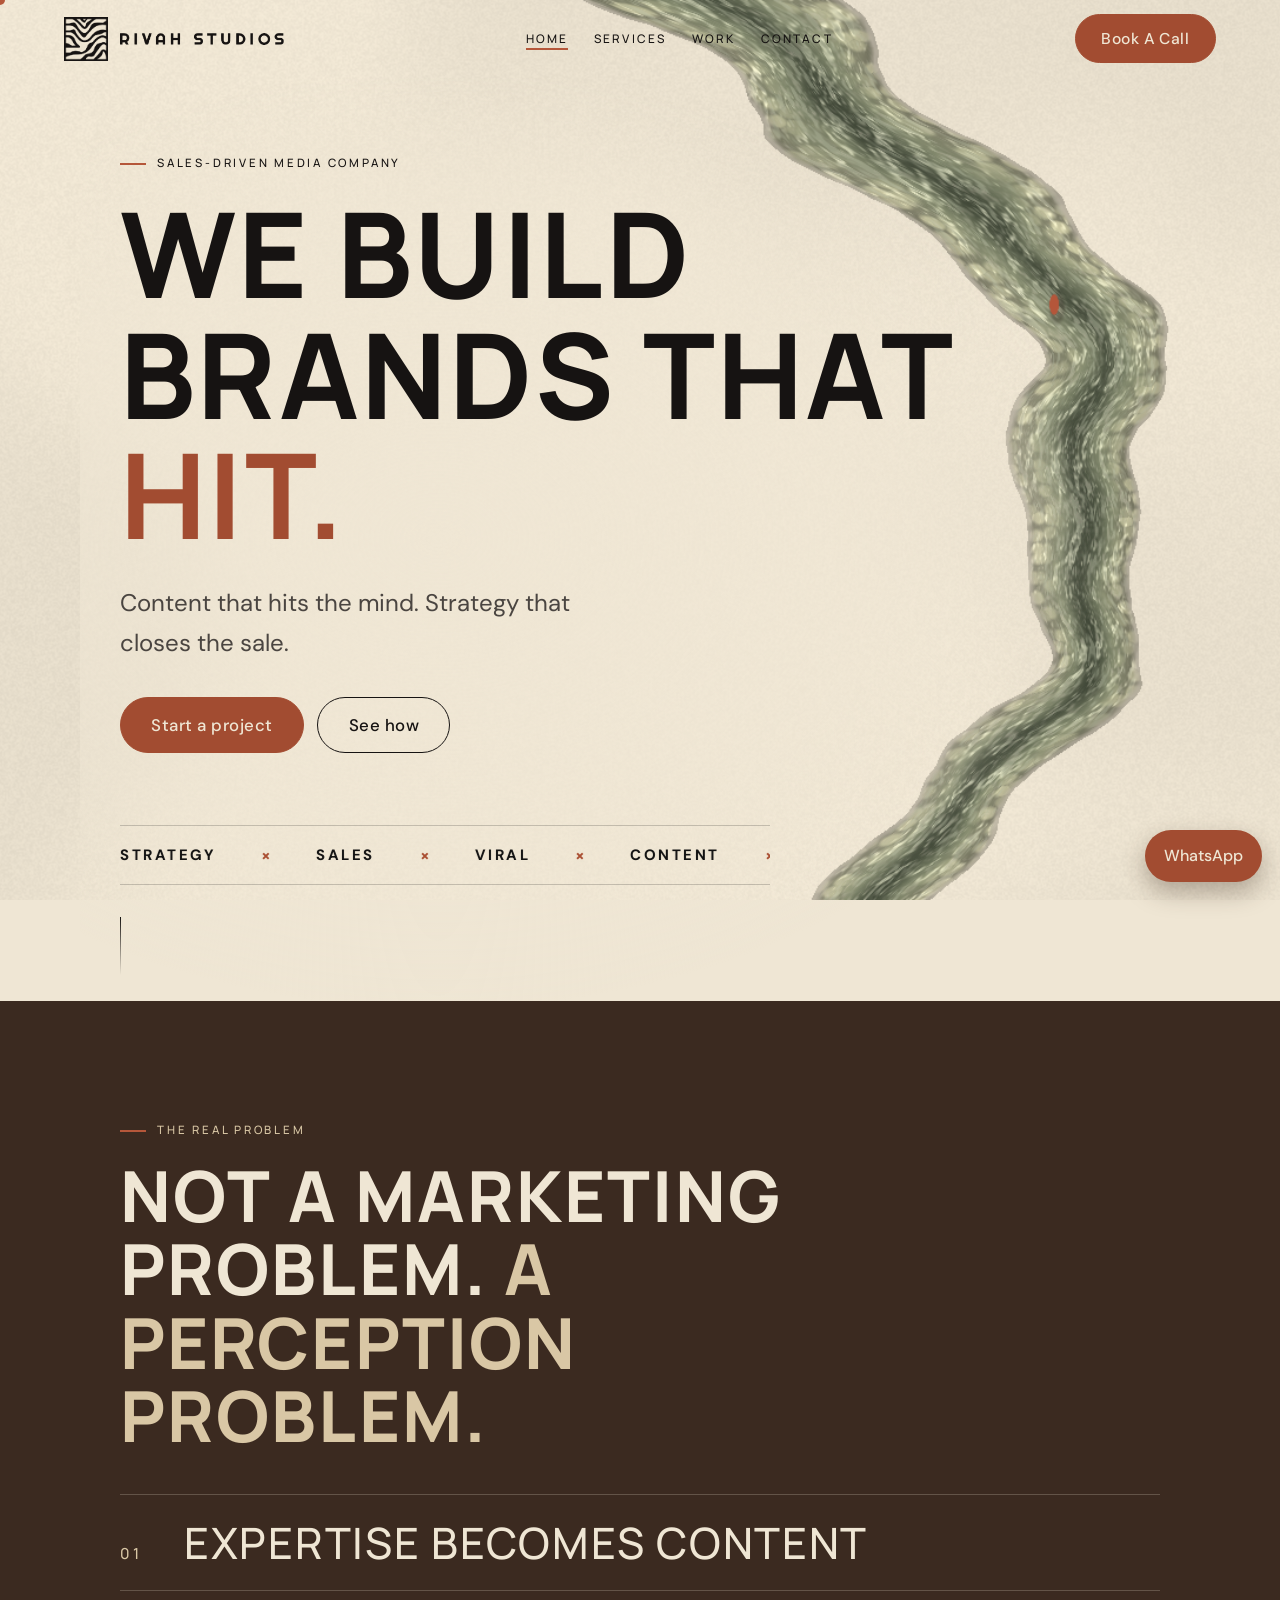
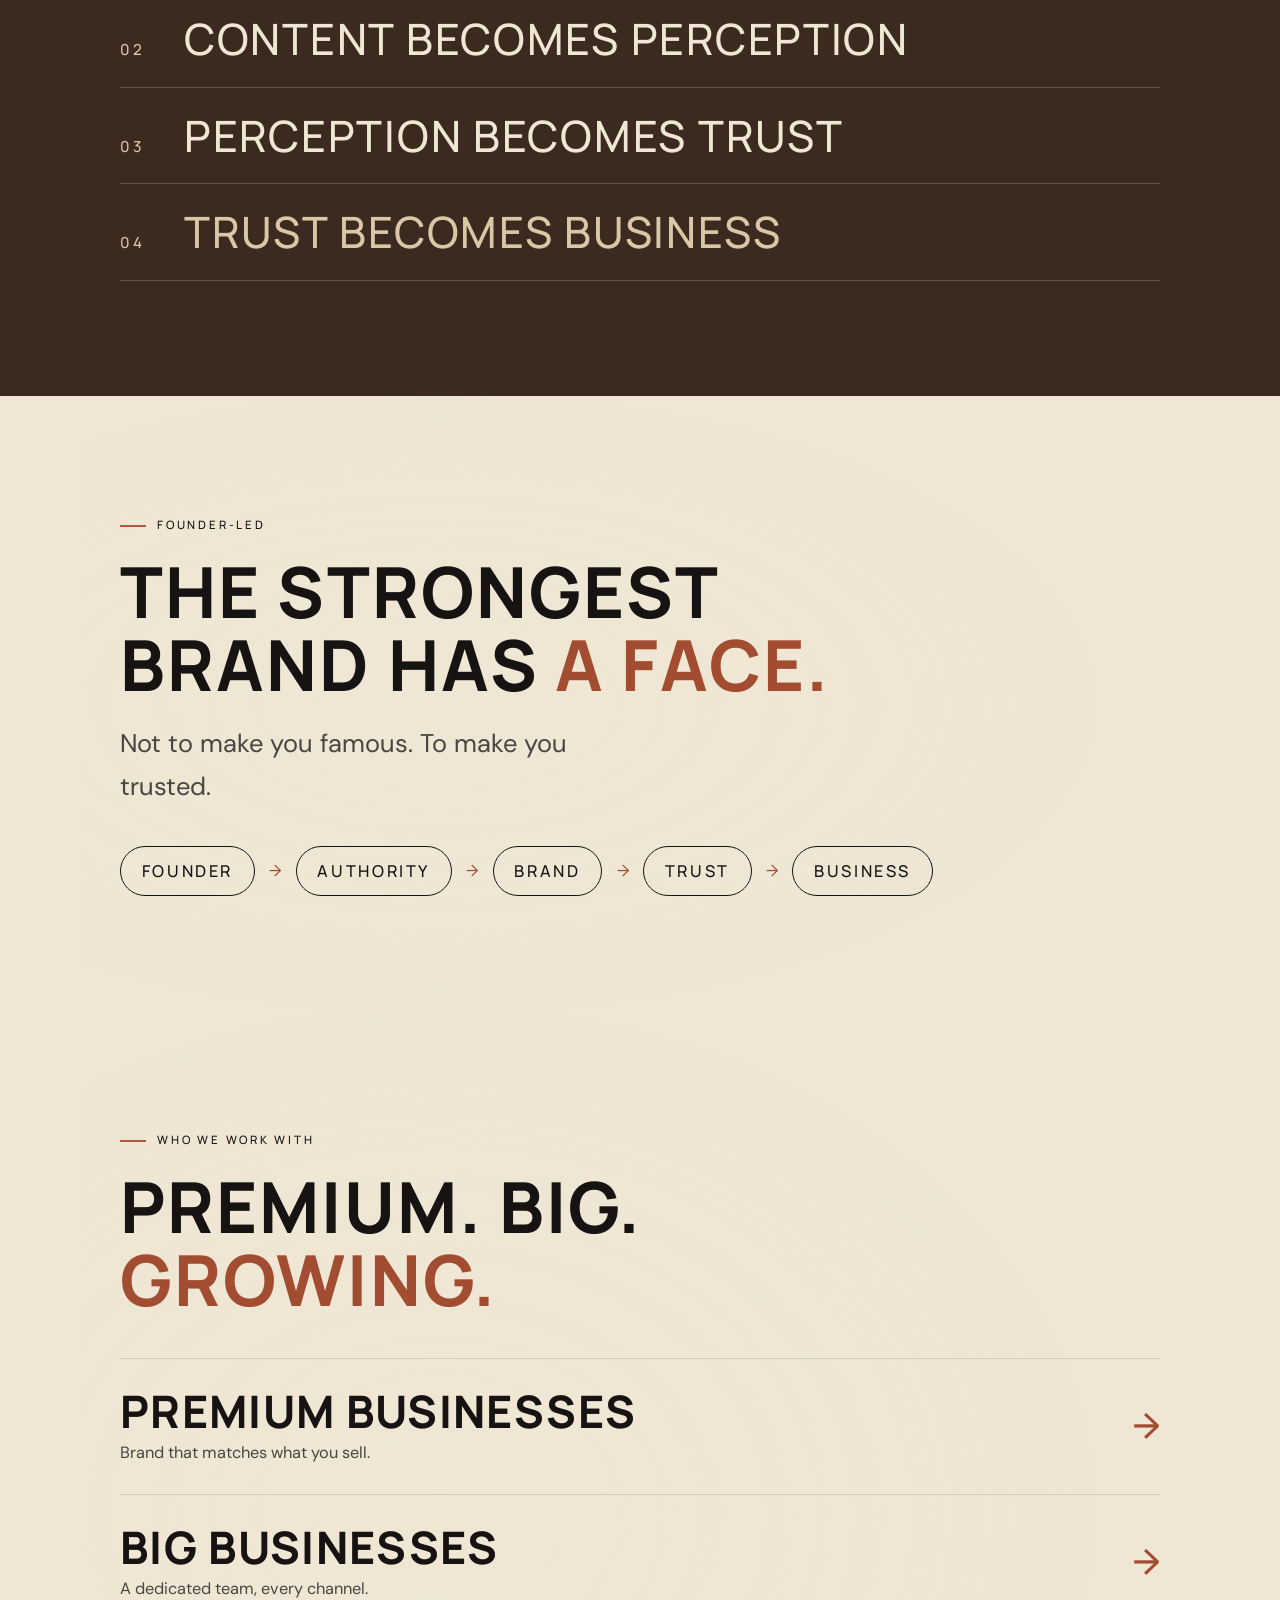
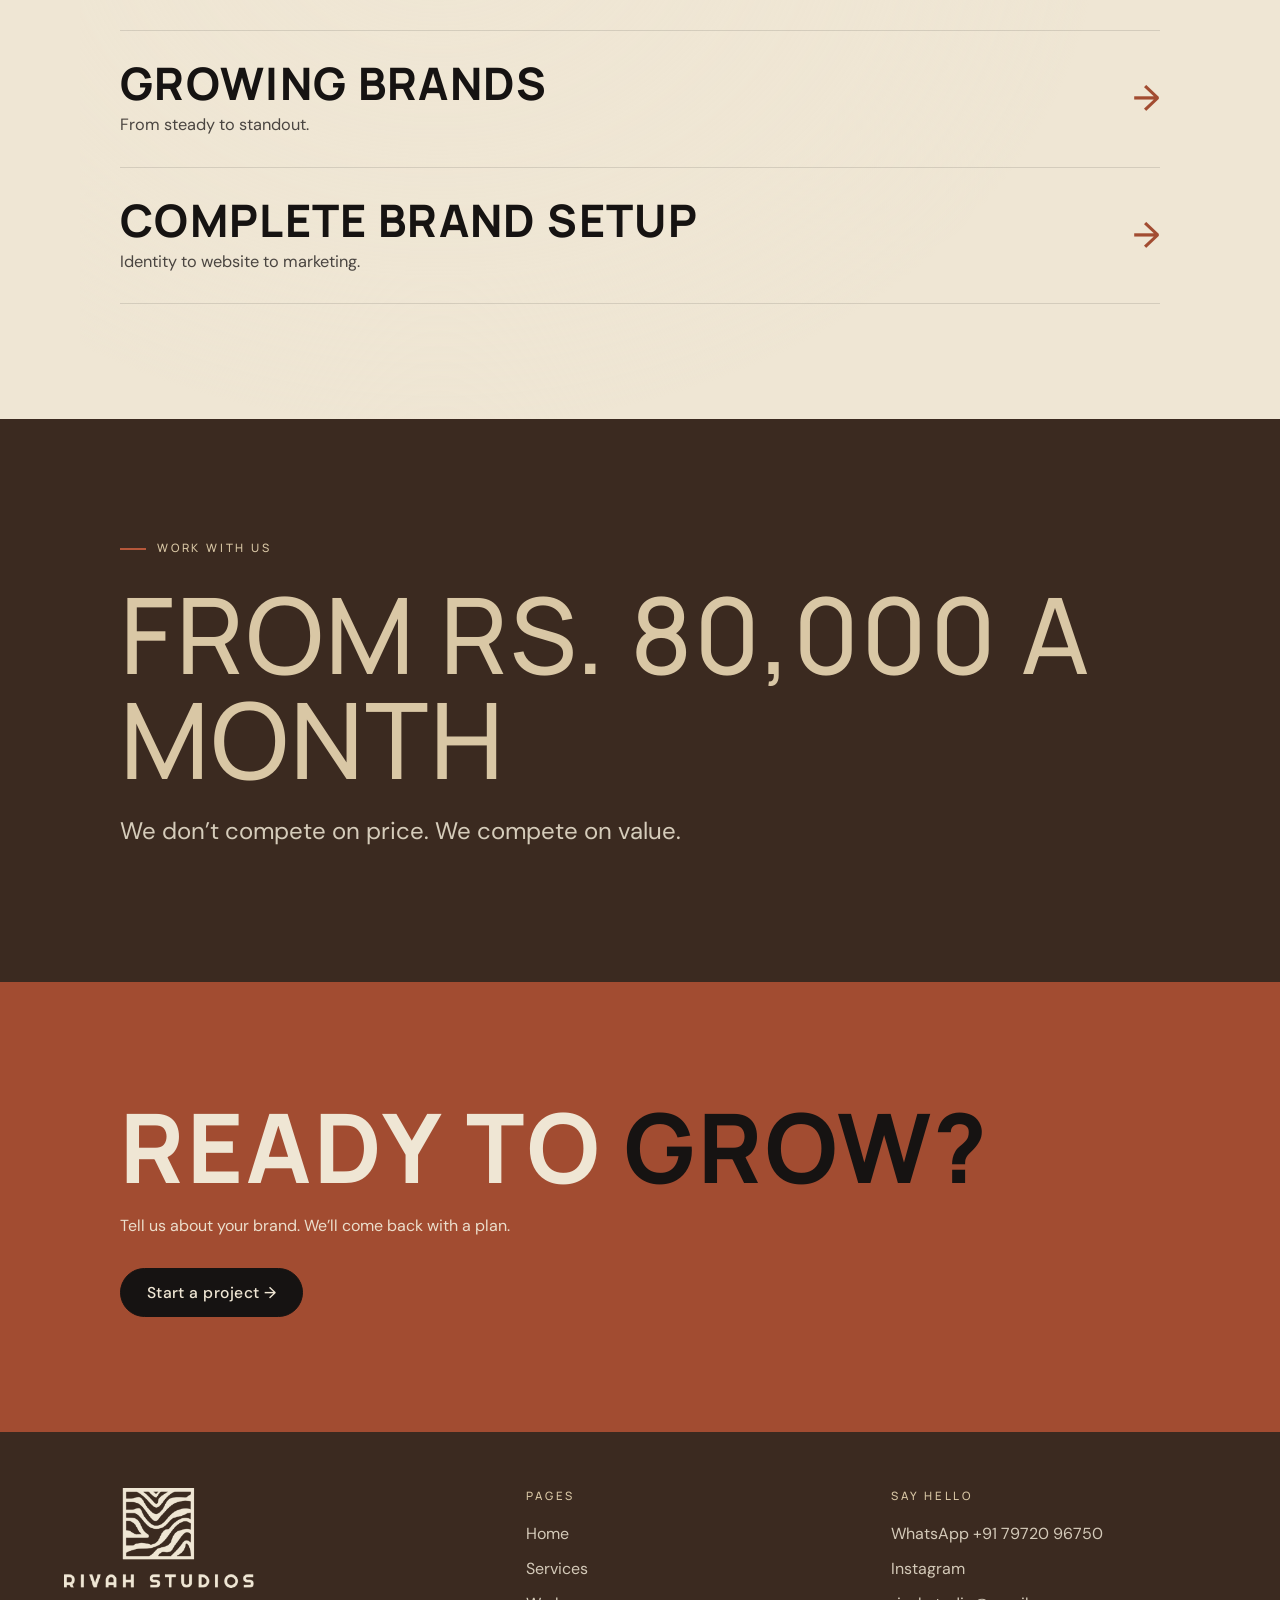
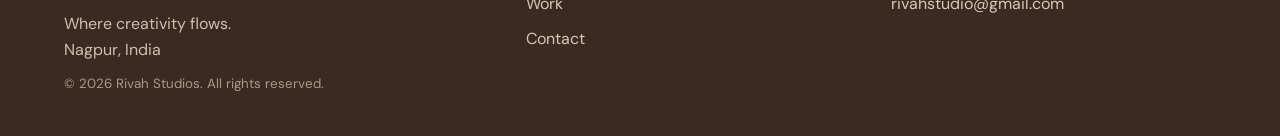
<file: rivah-studios/index.html>
<!DOCTYPE html>
<html lang="en">
<head>
<meta charset="utf-8">
<meta name="viewport" content="width=device-width, initial-scale=1, viewport-fit=cover">

<title>Rivah Studios | Creating Content. Building Brands. Driving Growth.</title>

<meta name="description" content="Rivah Studios is a sales-driven creative agency in Nagpur. Strategic content, founder-led storytelling, performance marketing, SEO and digital experiences.">
<meta name="theme-color" content="#EFE6D4">

<link rel="canonical" href="https://rivahstudios.in/">

<meta property="og:type" content="website">
<meta property="og:site_name" content="Rivah Studios">
<meta property="og:title" content="Rivah Studios | Creating Content. Building Brands. Driving Growth.">
<meta property="og:description" content="Rivah Studios is a sales-driven creative agency in Nagpur. Strategic content, founder-led storytelling, performance marketing, SEO and digital experiences.">
<meta property="og:url" content="https://rivahstudios.in/">
<meta property="og:image" content="https://rivahstudios.in/og-image.png">
<meta property="og:image:width" content="1200">
<meta property="og:image:height" content="630">

<meta name="twitter:card" content="summary_large_image">

<link rel="icon" href="favicon.ico" sizes="48x48">
<link rel="icon" href="assets/logo/favicon-32.png" type="image/png" sizes="32x32">
<link rel="apple-touch-icon" href="assets/logo/apple-touch-icon.png">
<link rel="manifest" href="site.webmanifest">

<script type="application/ld+json">
{
  "@context": "https://schema.org",
  "@type": "ProfessionalService",
  "name": "Rivah Studios",
  "url": "https://rivahstudios.in/",
  "email": "rivahstudio@gmail.com",
  "telephone": "+917972096750",
  "logo": "https://rivahstudios.in/assets/logo/logo-mark.png",
  "description": "Sales-driven creative agency in Nagpur: strategic content, founder-led storytelling, performance marketing, SEO and digital experiences.",
  "address": {
    "@type": "PostalAddress",
    "addressLocality": "Nagpur",
    "addressCountry": "IN"
  },
  "sameAs": [
    "https://www.instagram.com/rivahstudios.in"
  ]
}
</script>

<link rel="preconnect" href="https://fonts.googleapis.com">
<link rel="preconnect" href="https://fonts.gstatic.com" crossorigin>

<link href="https://fonts.googleapis.com/css2?family=DM+Sans:wght@400;500;600;700&family=Manrope:wght@400;500;600;700;800&display=swap" rel="stylesheet">

<link rel="stylesheet" href="css/base.css">
<link rel="stylesheet" href="css/layout.css">
<link rel="stylesheet" href="css/components.css">
<link rel="stylesheet" href="css/effects.css">
<link rel="stylesheet" href="css/pages/home.css">
<link rel="stylesheet" href="css/responsive.css">

<noscript>
<style>
.rv {
  opacity: 1;
  transform: none;
  filter: none;
}
#ld {
  display: none;
}
</style>
</noscript>
</head>

<body>

<a class="skip" href="#main">Skip to content</a>

<canvas id="c" aria-hidden="true"></canvas>
<div id="cur"></div>

<div id="ld">
  <div id="lt">
    <img src="assets/logo/logo-lockup.png" alt="Rivah Studios" width="1230" height="648">
  </div>
</div>

<div id="app">

<!-- NAVIGATION -->
<nav id="nav">

  <a class="logo" href="index.html" aria-label="Rivah Studios home">
    <img class="lg-mark" src="assets/logo/logo-mark.png" alt="" width="462" height="462">
    <img class="lg-word" src="assets/logo/logo-wordmark.png" alt="Rivah Studios" width="1230" height="90">
  </a>

  <div class="links">
    <a href="index.html" aria-current="page">Home</a>
    <a href="services.html">Services</a>
    <a href="work.html">Work</a>
    <a href="contact.html">Contact</a>
  </div>

  <div class="nr">
    <a class="btn nc" data-wa="call" href="https://wa.me/917972096750?text=Hi%20Rivah%20Studios%2C%20I%20would%20like%20to%20book%20a%20call." target="_blank" rel="noopener">Book A Call</a>
    <button class="bg" id="bg" aria-label="Menu" aria-expanded="false">☰</button>
  </div>

</nav>

<main id="main">

<!-- HERO SECTION -->
<section id="home" class="panel hero rv">

  <div>

    <span class="tag">Sales-driven media company</span>

    <h1>
      We build brands that
      <span class="slot" id="slot">
        <em class="on">sell.</em>
        <em>hit.</em>
        <em>stick.</em>
        <em>convert.</em>
      </span>
    </h1>

    <p>Content that hits the mind. Strategy that closes the sale.</p>

    <div class="cta">
      <a class="btn" href="#who">Start a project</a>
      <a class="btn o" href="#face">See how</a>
    </div>

    <!-- HERO INFINITE SLIDING WORDS -->
    <div class="hero-marquee" aria-label="Strategy, sales, viral, content and growth">

      <div class="hero-marquee-track">

        <div class="hero-marquee-group">
          <span>STRATEGY</span>
          <i>×</i>
          <span>SALES</span>
          <i>×</i>
          <span>VIRAL</span>
          <i>×</i>
          <span>CONTENT</span>
          <i>×</i>
          <span>GROWTH</span>
          <i>×</i>
        </div>

        <div class="hero-marquee-group" aria-hidden="true">
          <span>STRATEGY</span>
          <i>×</i>
          <span>SALES</span>
          <i>×</i>
          <span>VIRAL</span>
          <i>×</i>
          <span>CONTENT</span>
          <i>×</i>
          <span>GROWTH</span>
          <i>×</i>
        </div>

      </div>

    </div>
    <!-- END HERO MARQUEE -->

  </div>

</section>

<!-- PROBLEM SECTION -->
<section id="problem" class="panel dark rv">

  <span class="tag">The real problem</span>

  <h2>Not a marketing problem. <em>A perception problem.</em></h2>

  <div class="steps4">
    <div><b>01</b><p>Expertise becomes content</p></div>
    <div><b>02</b><p>Content becomes perception</p></div>
    <div><b>03</b><p>Perception becomes trust</p></div>
    <div><b>04</b><p>Trust becomes business</p></div>
  </div>

</section>

<!-- FOUNDER SECTION -->
<section id="face" class="panel rv">

  <span class="tag">Founder-led</span>

  <h2>The strongest brand has <em>a face.</em></h2>

  <p class="cp">Not to make you famous. To make you trusted.</p>

  <div class="chain" aria-label="Founder to Authority to Brand to Trust to Business">
    <span>Founder</span>
    <i>→</i>
    <span>Authority</span>
    <i>→</i>
    <span>Brand</span>
    <i>→</i>
    <span>Trust</span>
    <i>→</i>
    <span>Business</span>
  </div>

</section>

<!-- WHO WE WORK WITH -->
<section id="who" class="panel rv">

  <span class="tag">Who we work with</span>

  <h2>Premium. Big. <em>Growing.</em></h2>

  <div class="who">

    <div class="card">
      <h3>Premium businesses</h3>
      <p>Brand that matches what you sell.</p>
      <a data-wa="premium" aria-label="Message us on WhatsApp: premium businesses" href="https://wa.me/917972096750?text=Hi%20Rivah%20Studios%2C%20we%20are%20a%20premium%20business%20and%20would%20like%20to%20discuss%20our%20brand%20and%20marketing." target="_blank" rel="noopener">→</a>
    </div>

    <div class="card">
      <h3>Big businesses</h3>
      <p>A dedicated team, every channel.</p>
      <a data-wa="big" aria-label="Message us on WhatsApp: big businesses" href="https://wa.me/917972096750?text=Hi%20Rivah%20Studios%2C%20we%20are%20a%20larger%20business%20and%20would%20like%20to%20discuss%20digital%20marketing." target="_blank" rel="noopener">→</a>
    </div>

    <div class="card">
      <h3>Growing brands</h3>
      <p>From steady to standout.</p>
      <a data-wa="brand" aria-label="Message us on WhatsApp: growing brands" href="https://wa.me/917972096750?text=Hi%20Rivah%20Studios%2C%20I%20have%20a%20growing%20brand%20and%20would%20like%20to%20scale%20it." target="_blank" rel="noopener">→</a>
    </div>

    <div class="card">
      <h3>Complete brand setup</h3>
      <p>Identity to website to marketing.</p>
      <a data-wa="setup" aria-label="Message us on WhatsApp: complete brand setup" href="https://wa.me/917972096750?text=Hi%20Rivah%20Studios%2C%20we%20need%20a%20complete%20brand%20setup%20and%20would%20like%20to%20discuss%20it." target="_blank" rel="noopener">→</a>
    </div>

  </div>

</section>

<!-- PRICING SECTION -->
<section id="pricing" class="panel dark rv">

  <span class="tag">Work with us</span>

  <p class="price">From Rs. 80,000 a month</p>

  <p class="cp">We don’t compete on price. We compete on value.</p>

</section>

<!-- FINAL CTA -->
<section class="panel band rv">

  <h2>Ready to <em>grow?</em></h2>

  <p>Tell us about your brand. We’ll come back with a plan.</p>

  <a class="btn" data-wa="chat" href="https://wa.me/917972096750?text=Hi%20Rivah%20Studios%2C%20I%20would%20like%20to%20discuss%20a%20project." target="_blank" rel="noopener">Start a project →</a>

</section>

</main>

<!-- FOOTER -->
<footer>

  <div>
    <a class="logo" href="index.html" aria-label="Rivah Studios home">
      <img src="assets/logo/logo-lockup-reversed.png" alt="Rivah Studios" width="1230" height="648">
    </a>

    <p>Where creativity flows.<br>Nagpur, India</p>

    <small>© <span id="yr">2026</span> Rivah Studios. All rights reserved.</small>
  </div>

  <div>
    <p class="ft-t">Pages</p>
    <a href="index.html">Home</a>
    <a href="services.html">Services</a>
    <a href="work.html">Work</a>
    <a href="contact.html">Contact</a>
  </div>

  <div>
    <p class="ft-t">Say hello</p>
    <a href="https://wa.me/917972096750" target="_blank" rel="noopener">WhatsApp +91 79720 96750</a>
    <a href="https://www.instagram.com/rivahstudios.in" target="_blank" rel="noopener">Instagram</a>
    <a href="mailto:rivahstudio@gmail.com">rivahstudio@gmail.com</a>
  </div>

</footer>

<a class="wa" id="wa" data-wa="chat" href="https://wa.me/917972096750?text=Hi%20Rivah%20Studios%2C%20I%20would%20like%20to%20discuss%20a%20project." target="_blank" rel="noopener" aria-label="Chat on WhatsApp">WhatsApp</a>

</div>

<!-- SCRIPTS -->
<script src="js/core/config.js" defer></script>
<script src="js/core/data.js" defer></script>
<script src="js/core/utils.js" defer></script>
<script src="js/river/river-shader.js" defer></script>
<script src="js/components/loader.js" defer></script>
<script src="js/components/slot.js" defer></script>
<script src="js/components/nav.js" defer></script>
<script src="js/components/whatsapp.js" defer></script>
<script src="js/components/effects.js" defer></script>
<script src="js/components/reveal.js" defer></script>
<script src="js/river/river.js" defer></script>

</body>
</html>
</file>
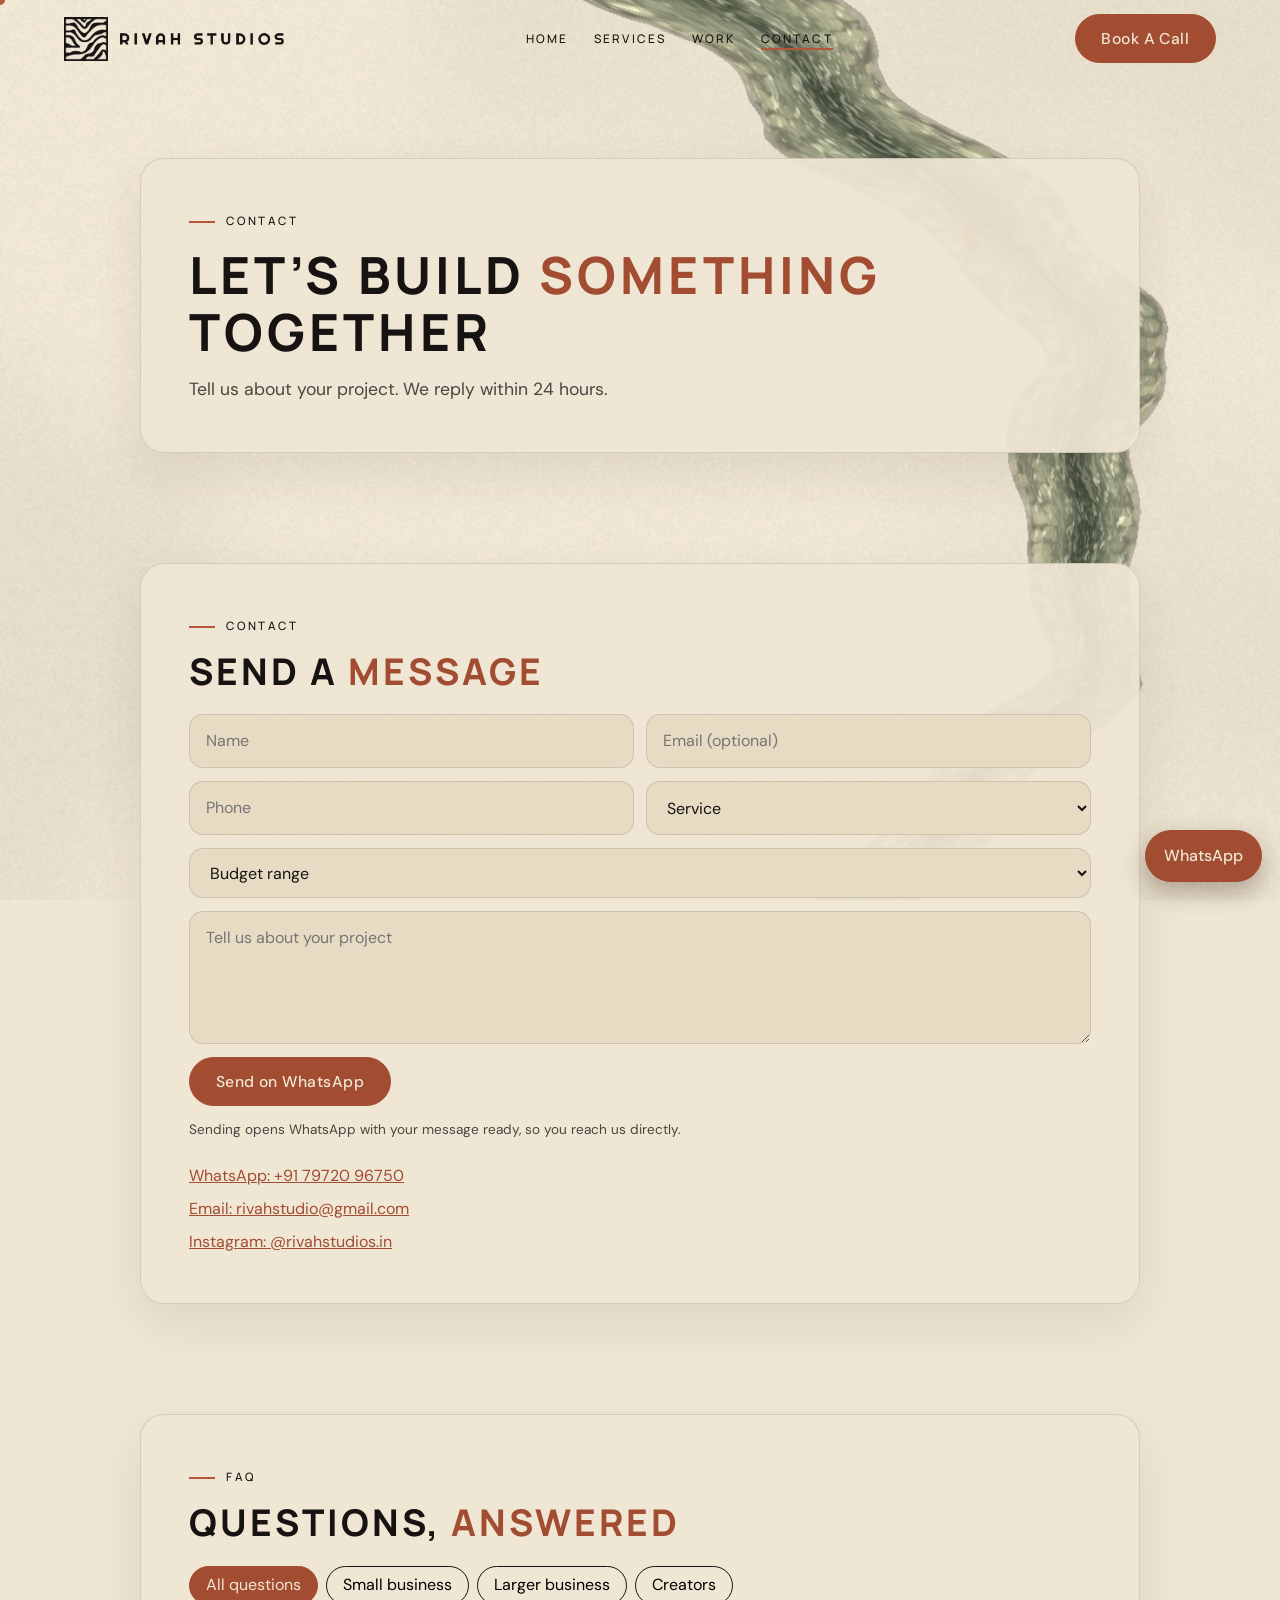
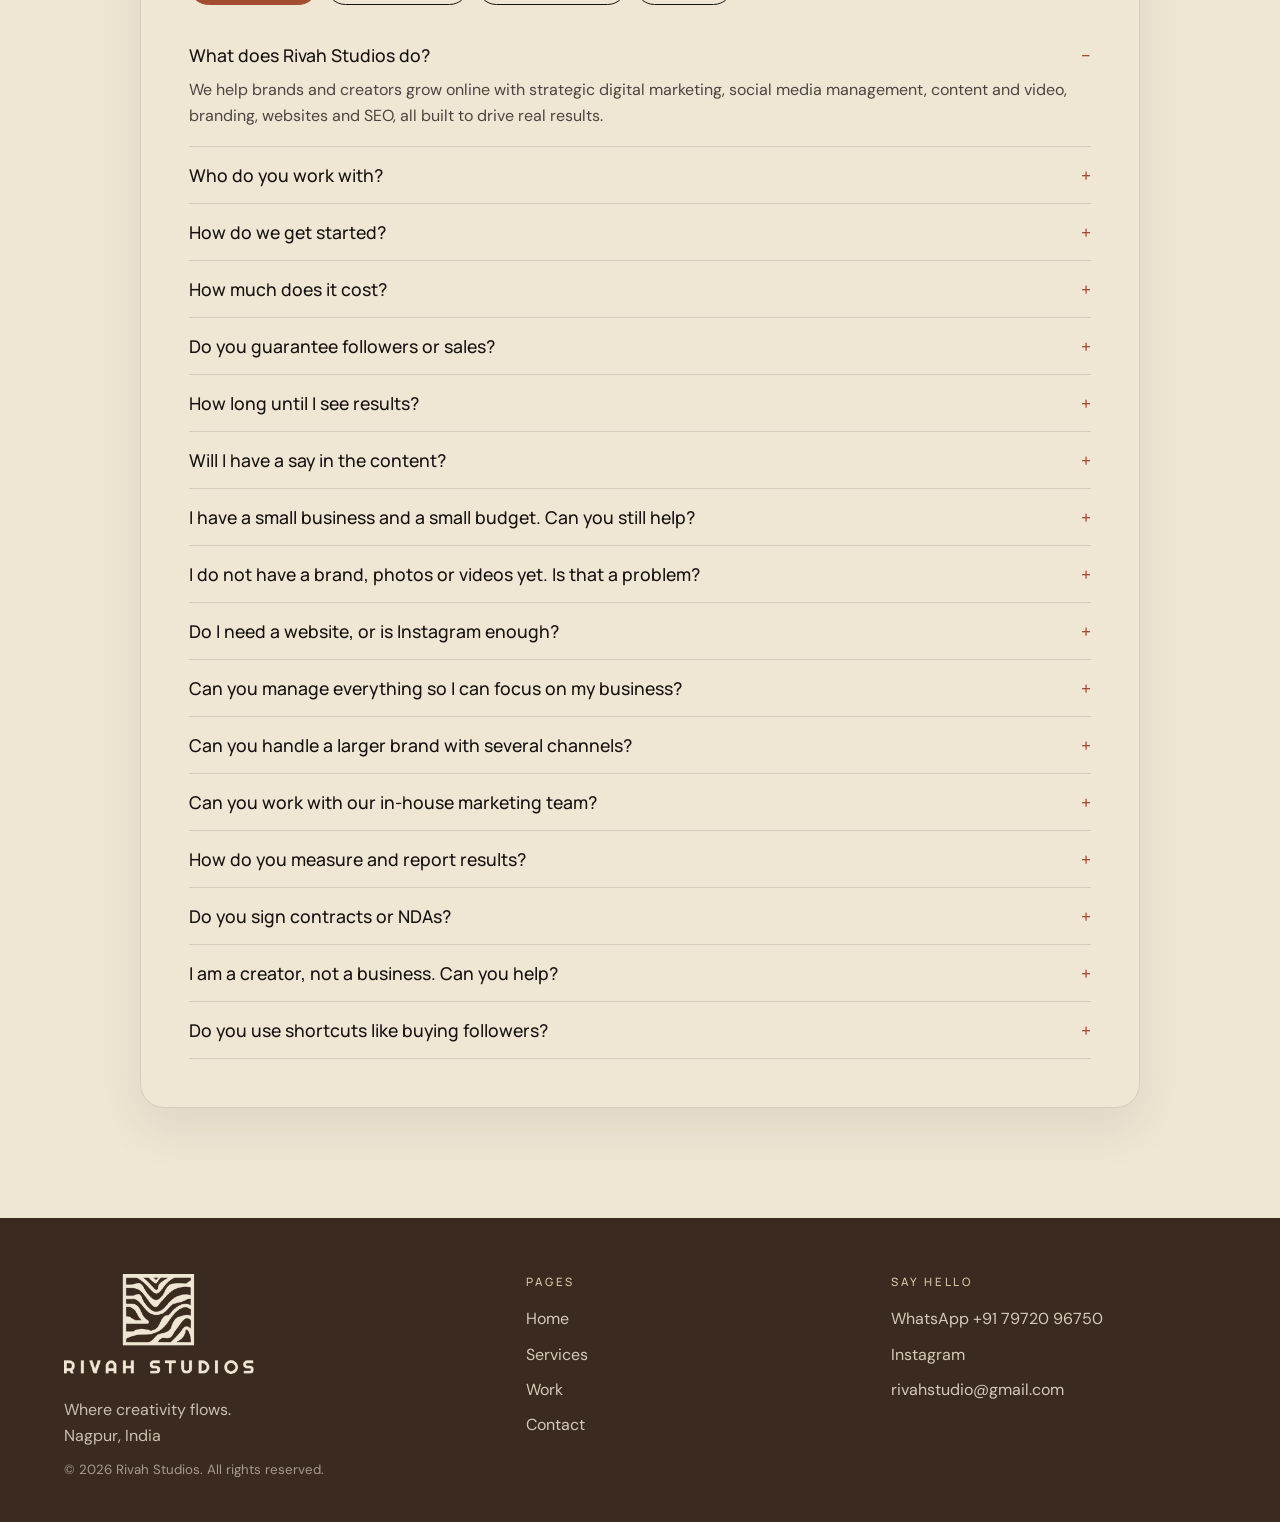
<file: rivah-studios/contact.html>
<!DOCTYPE html>
<html lang="en">
<head>
<meta charset="utf-8">
<meta name="viewport" content="width=device-width, initial-scale=1, viewport-fit=cover">
<title>Contact | Rivah Studios</title>
<meta name="description" content="Book a call or send a message to Rivah Studios. Replies within 24 hours.">
<meta name="theme-color" content="#EFE6D4">
<link rel="canonical" href="https://rivahstudios.in/contact.html">
<meta property="og:type" content="website">
<meta property="og:site_name" content="Rivah Studios">
<meta property="og:title" content="Contact | Rivah Studios">
<meta property="og:description" content="Book a call or send a message to Rivah Studios. Replies within 24 hours.">
<meta property="og:url" content="https://rivahstudios.in/contact.html">
<meta property="og:image" content="https://rivahstudios.in/og-image.png">
<meta property="og:image:width" content="1200">
<meta property="og:image:height" content="630">
<meta name="twitter:card" content="summary_large_image">
<link rel="icon" href="favicon.ico" sizes="48x48">
<link rel="icon" href="assets/logo/favicon-32.png" type="image/png" sizes="32x32">
<link rel="apple-touch-icon" href="assets/logo/apple-touch-icon.png">
<link rel="manifest" href="site.webmanifest">
<link rel="preconnect" href="https://fonts.googleapis.com">
<link rel="preconnect" href="https://fonts.gstatic.com" crossorigin>
<link href="https://fonts.googleapis.com/css2?family=DM+Sans:wght@400;500;600;700&family=Manrope:wght@400;500;600;700;800&display=swap" rel="stylesheet">
<link rel="stylesheet" href="css/base.css">
<link rel="stylesheet" href="css/layout.css">
<link rel="stylesheet" href="css/components.css">
<link rel="stylesheet" href="css/effects.css">
<link rel="stylesheet" href="css/responsive.css">

<noscript><style>.rv{opacity:1;transform:none;filter:none}#ld{display:none}</style></noscript>
</head>
<body>
<a class="skip" href="#main">Skip to content</a>
<canvas id="c" aria-hidden="true"></canvas><div id="cur"></div>
<div id="app">
<nav id="nav"><a class="logo" href="index.html" aria-label="Rivah Studios home"><img class="lg-mark" src="assets/logo/logo-mark.png" alt="" width="462" height="462"><img class="lg-word" src="assets/logo/logo-wordmark.png" alt="Rivah Studios" width="1230" height="90"></a>
<div class="links"><a href="index.html">Home</a><a href="services.html">Services</a><a href="work.html">Work</a><a href="contact.html" aria-current="page">Contact</a></div>
<div class="nr"><a class="btn nc" data-wa="call" href="https://wa.me/917972096750?text=Hi%20Rivah%20Studios%2C%20I%20would%20like%20to%20book%20a%20call." target="_blank" rel="noopener">Book A Call</a><button class="bg" id="bg" aria-label="Menu" aria-expanded="false">☰</button></div></nav>
<main id="main">
<section class="panel page-head rv"><span class="tag">Contact</span><h1>Let’s build <em>something</em> together</h1><p>Tell us about your project. We reply within 24 hours.</p></section>

<section id="contact" class="panel rv"><span class="tag">Contact</span><h2>Send a <em>message</em></h2>
<form id="f" novalidate>
<label class="hp" aria-hidden="true">Company<input name="company" tabindex="-1" autocomplete="off"></label>
<input name="name" placeholder="Name" aria-label="Name" autocomplete="name" required>
<input name="email" type="email" placeholder="Email (optional)" aria-label="Email (optional)" autocomplete="email">
<input name="phone" type="tel" placeholder="Phone" aria-label="Phone" autocomplete="tel">
<select name="service" aria-label="Service" id="sel"></select>
<select name="budget" class="full" aria-label="Budget"><option value="">Budget range</option><option>Under ₹25K</option><option>₹25K to ₹1L</option><option>₹1L and above</option></select>
<textarea name="message" class="full" rows="4" placeholder="Tell us about your project" aria-label="Message"></textarea>
<div class="full"><button class="btn" type="submit">Send on WhatsApp</button><span id="ok" role="status" aria-live="polite"></span></div>
<p class="full note">Sending opens WhatsApp with your message ready, so you reach us directly.</p></form>
<div class="info"><a href="https://wa.me/917972096750" target="_blank" rel="noopener">WhatsApp: +91 79720 96750</a><a href="mailto:rivahstudio@gmail.com">Email: rivahstudio@gmail.com</a><a href="https://www.instagram.com/rivahstudios.in" target="_blank" rel="noopener">Instagram: @rivahstudios.in</a></div></section>

<section id="faq" class="panel rv"><span class="tag">FAQ</span><h2>Questions, <em>answered</em></h2><div class="pills" id="faq-pills"></div><div id="faq-list"></div></section>
</main>
<footer><div><a class="logo" href="index.html" aria-label="Rivah Studios home"><img src="assets/logo/logo-lockup-reversed.png" alt="Rivah Studios" width="1230" height="648"></a><p>Where creativity flows.<br>Nagpur, India</p><small>© <span id="yr">2026</span> Rivah Studios. All rights reserved.</small></div>
<div><p class="ft-t">Pages</p><a href="index.html">Home</a><a href="services.html">Services</a><a href="work.html">Work</a><a href="contact.html">Contact</a></div>
<div><p class="ft-t">Say hello</p><a href="https://wa.me/917972096750" target="_blank" rel="noopener">WhatsApp +91 79720 96750</a><a href="https://www.instagram.com/rivahstudios.in" target="_blank" rel="noopener">Instagram</a><a href="mailto:rivahstudio@gmail.com">rivahstudio@gmail.com</a></div></footer>
<a class="wa" id="wa" data-wa="chat" href="https://wa.me/917972096750?text=Hi%20Rivah%20Studios%2C%20I%20would%20like%20to%20discuss%20a%20project." target="_blank" rel="noopener" aria-label="Chat on WhatsApp">WhatsApp</a>
</div>

<script src="js/core/config.js" defer></script>
<script src="js/core/data.js" defer></script>
<script src="js/core/utils.js" defer></script>
<script src="js/river/river-shader.js" defer></script>
<script src="js/components/contact-form.js" defer></script>
<script src="js/components/faq.js" defer></script>
<script src="js/components/nav.js" defer></script>
<script src="js/components/whatsapp.js" defer></script>
<script src="js/components/effects.js" defer></script>
<script src="js/components/reveal.js" defer></script>
<script src="js/river/river.js" defer></script>
</body>
</html>
</file>
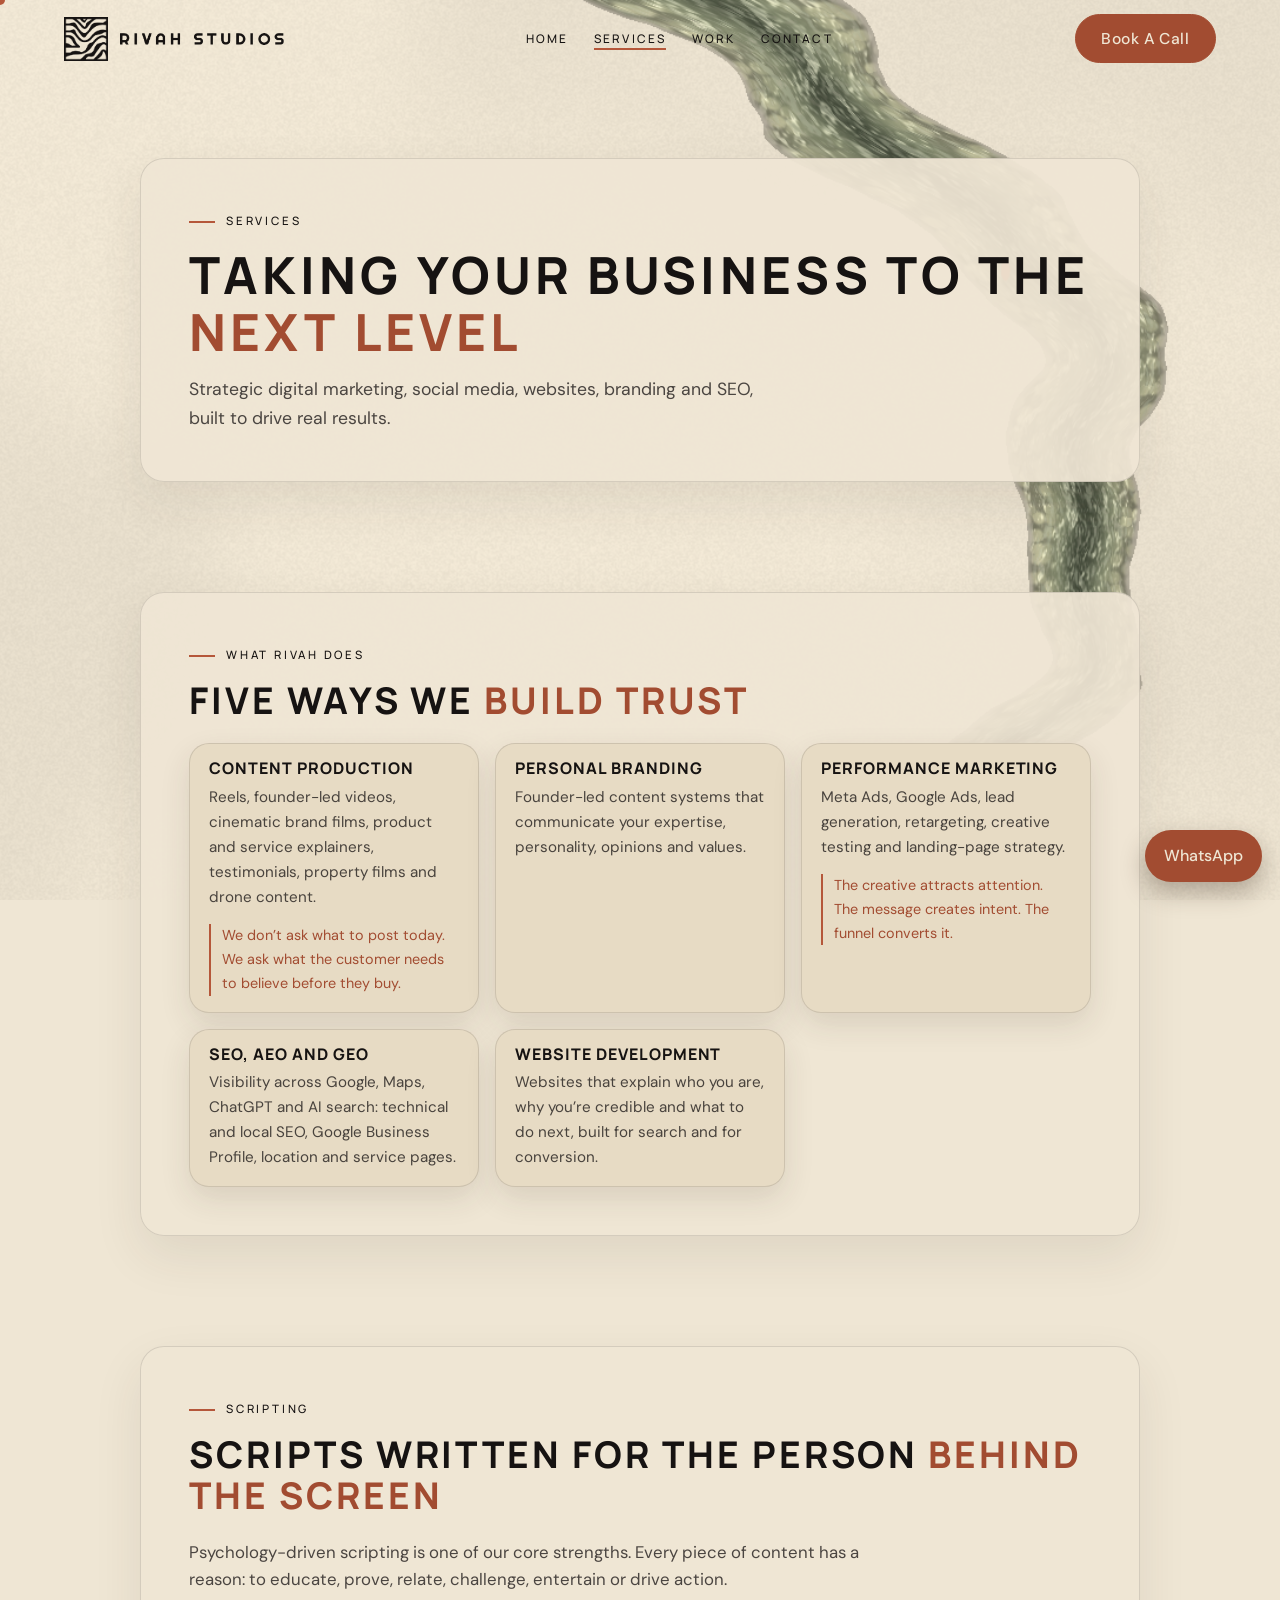
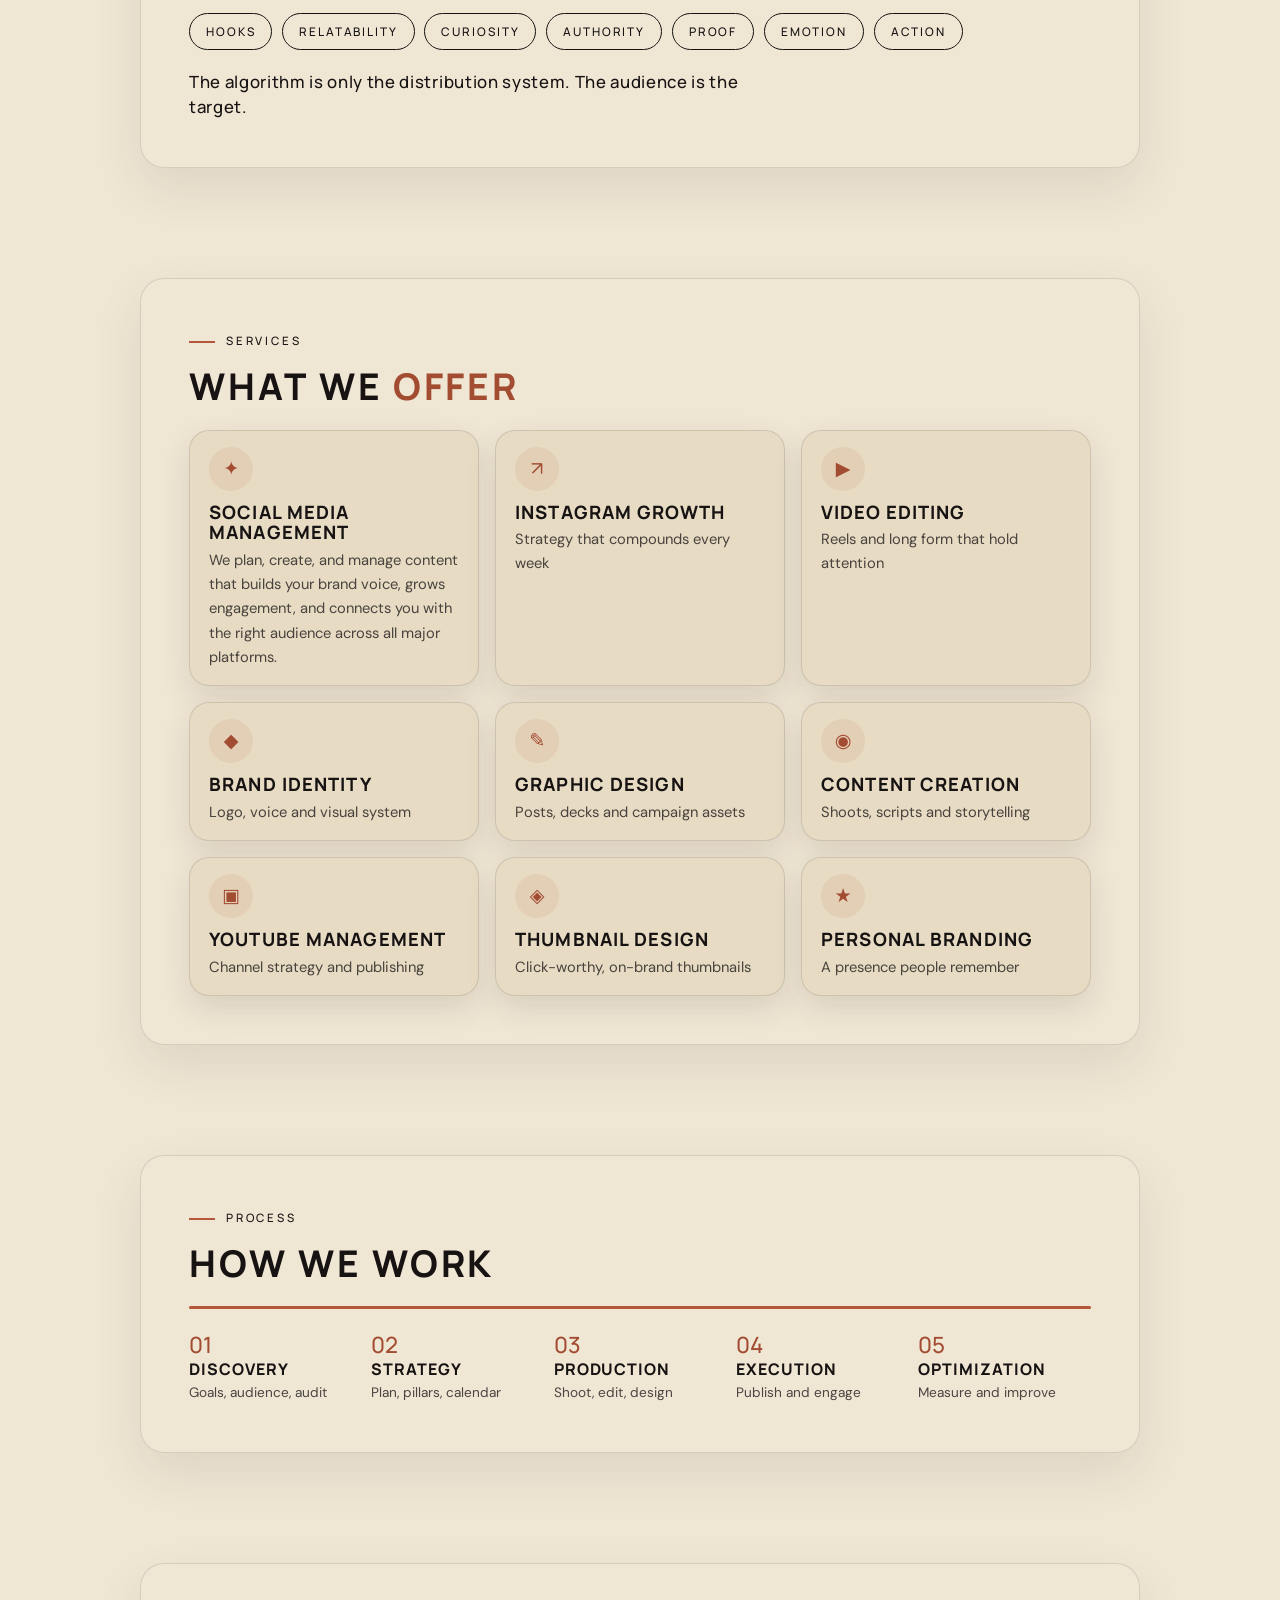
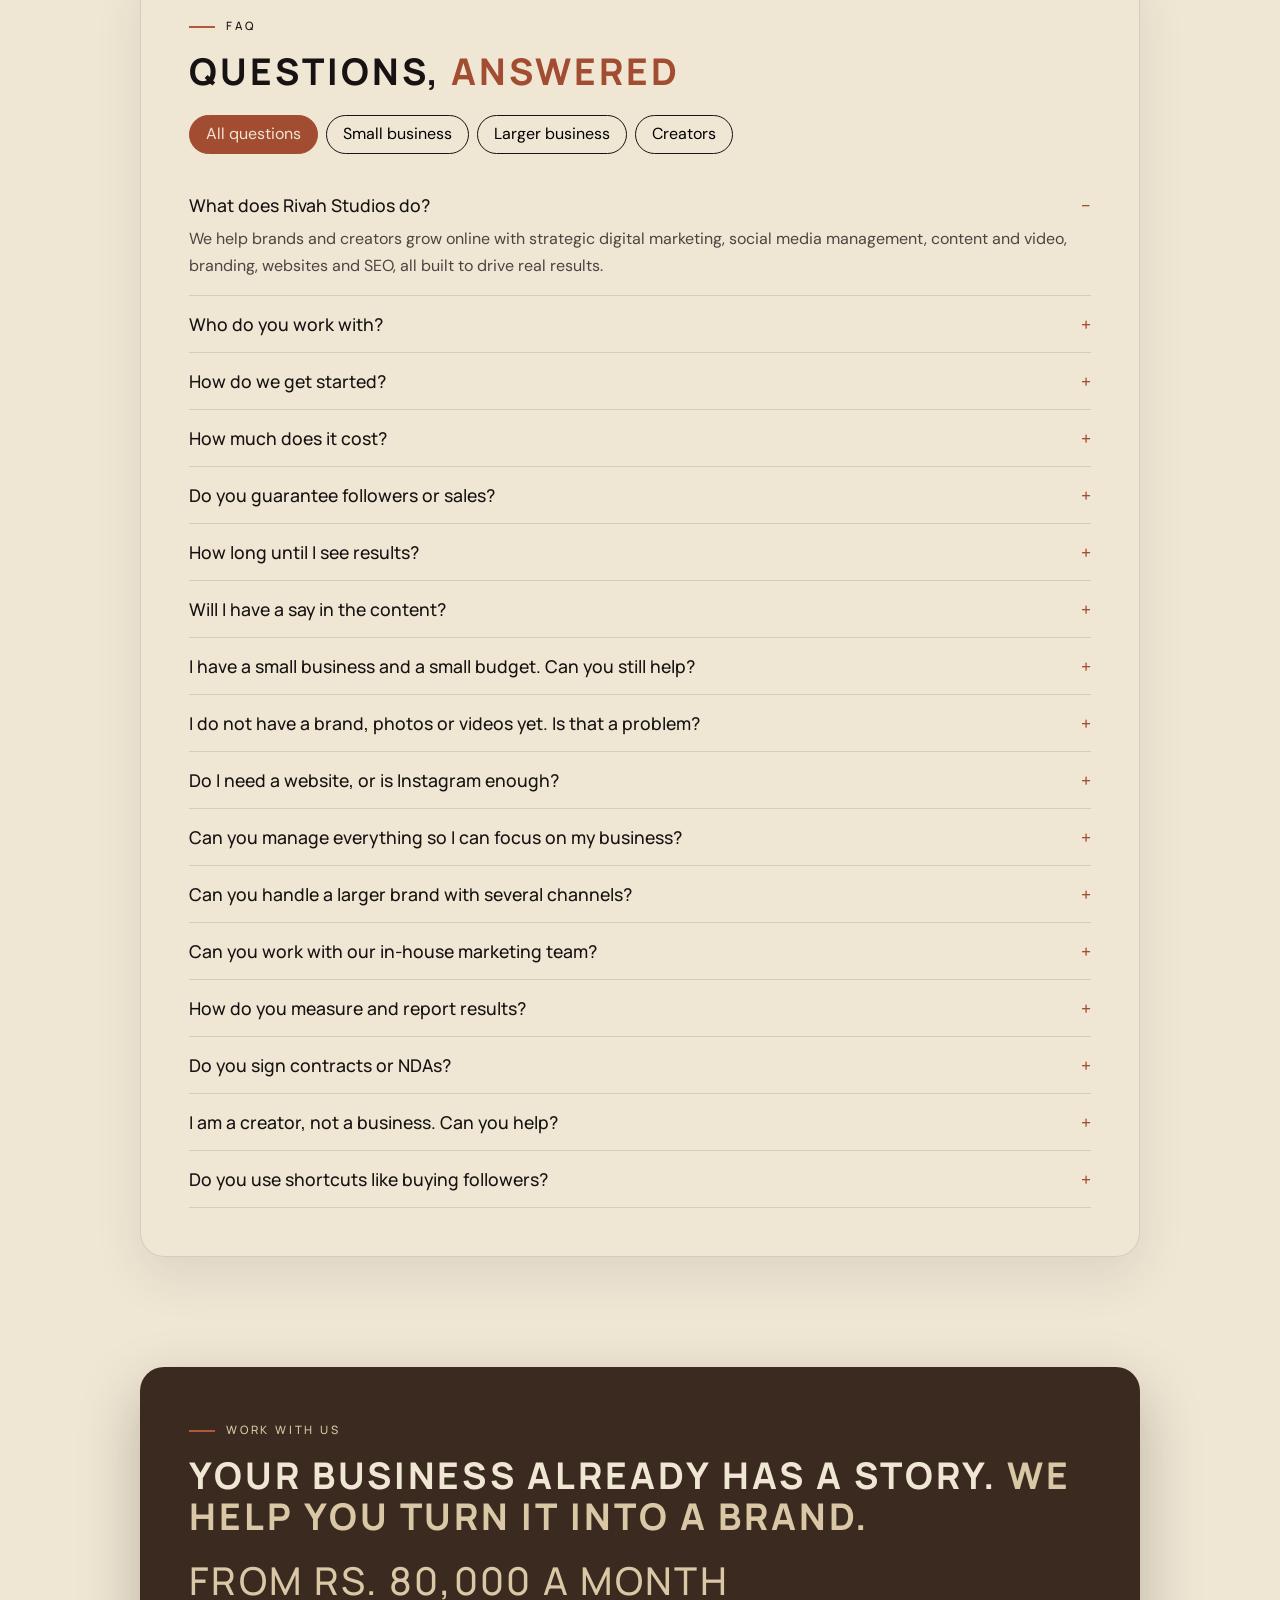
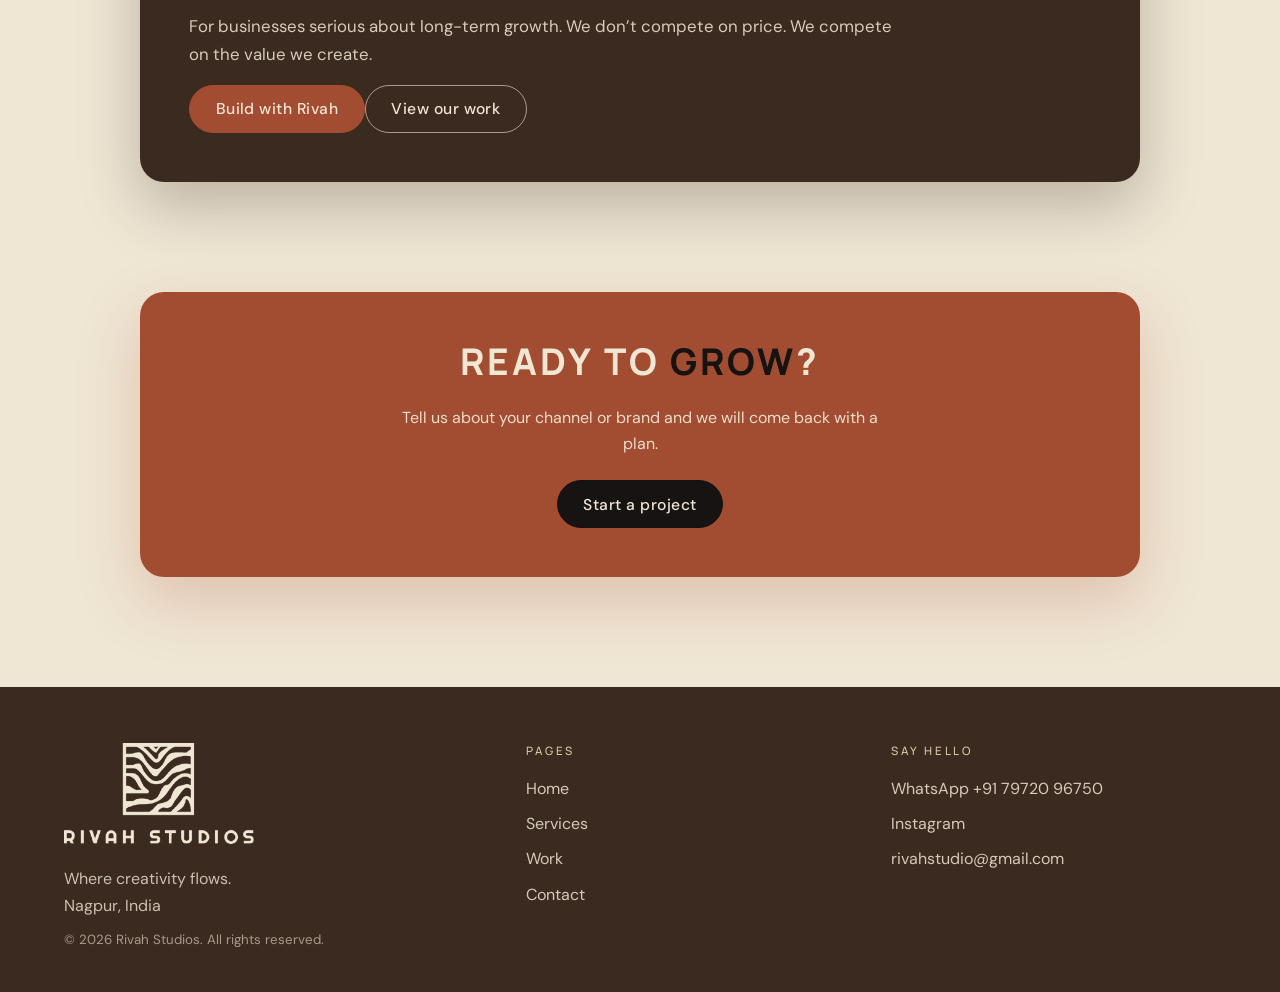
<file: rivah-studios/services.html>
<!DOCTYPE html>
<html lang="en">
<head>
<meta charset="utf-8">
<meta name="viewport" content="width=device-width, initial-scale=1, viewport-fit=cover">
<title>Services | Rivah Studios</title>
<meta name="description" content="Social media management, Instagram growth, video editing, brand identity, design and more.">
<meta name="theme-color" content="#EFE6D4">
<link rel="canonical" href="https://rivahstudios.in/services.html">
<meta property="og:type" content="website">
<meta property="og:site_name" content="Rivah Studios">
<meta property="og:title" content="Services | Rivah Studios">
<meta property="og:description" content="Social media management, Instagram growth, video editing, brand identity, design and more.">
<meta property="og:url" content="https://rivahstudios.in/services.html">
<meta property="og:image" content="https://rivahstudios.in/og-image.png">
<meta property="og:image:width" content="1200">
<meta property="og:image:height" content="630">
<meta name="twitter:card" content="summary_large_image">
<link rel="icon" href="favicon.ico" sizes="48x48">
<link rel="icon" href="assets/logo/favicon-32.png" type="image/png" sizes="32x32">
<link rel="apple-touch-icon" href="assets/logo/apple-touch-icon.png">
<link rel="manifest" href="site.webmanifest">
<link rel="preconnect" href="https://fonts.googleapis.com">
<link rel="preconnect" href="https://fonts.gstatic.com" crossorigin>
<link href="https://fonts.googleapis.com/css2?family=DM+Sans:wght@400;500;600;700&family=Manrope:wght@400;500;600;700;800&display=swap" rel="stylesheet">
<link rel="stylesheet" href="css/base.css">
<link rel="stylesheet" href="css/layout.css">
<link rel="stylesheet" href="css/components.css">
<link rel="stylesheet" href="css/effects.css">
<link rel="stylesheet" href="css/pages/services.css">
<link rel="stylesheet" href="css/responsive.css">

<noscript><style>.rv{opacity:1;transform:none;filter:none}#ld{display:none}</style></noscript>
</head>
<body>
<a class="skip" href="#main">Skip to content</a>
<canvas id="c" aria-hidden="true"></canvas><div id="cur"></div>
<div id="app">
<nav id="nav"><a class="logo" href="index.html" aria-label="Rivah Studios home"><img class="lg-mark" src="assets/logo/logo-mark.png" alt="" width="462" height="462"><img class="lg-word" src="assets/logo/logo-wordmark.png" alt="Rivah Studios" width="1230" height="90"></a>
<div class="links"><a href="index.html">Home</a><a href="services.html" aria-current="page">Services</a><a href="work.html">Work</a><a href="contact.html">Contact</a></div>
<div class="nr"><a class="btn nc" data-wa="call" href="https://wa.me/917972096750?text=Hi%20Rivah%20Studios%2C%20I%20would%20like%20to%20book%20a%20call." target="_blank" rel="noopener">Book A Call</a><button class="bg" id="bg" aria-label="Menu" aria-expanded="false">☰</button></div></nav>
<main id="main">
<section class="panel page-head rv"><span class="tag">Services</span><h1>Taking Your Business to the <em>Next Level</em></h1><p>Strategic digital marketing, social media, websites, branding and SEO, built to drive real results.</p></section>

<section id="what" class="panel rv"><span class="tag">What Rivah does</span><h2>Five ways we <em>build trust</em></h2>
<div class="wd">
<div class="card"><h3>Content production</h3><p>Reels, founder-led videos, cinematic brand films, product and service explainers, testimonials, property films and drone content.</p><em class="q">We don’t ask what to post today. We ask what the customer needs to believe before they buy.</em></div>
<div class="card"><h3>Personal branding</h3><p>Founder-led content systems that communicate your expertise, personality, opinions and values.</p></div>
<div class="card"><h3>Performance marketing</h3><p>Meta Ads, Google Ads, lead generation, retargeting, creative testing and landing-page strategy.</p><em class="q">The creative attracts attention. The message creates intent. The funnel converts it.</em></div>
<div class="card"><h3>SEO, AEO and GEO</h3><p>Visibility across Google, Maps, ChatGPT and AI search: technical and local SEO, Google Business Profile, location and service pages.</p></div>
<div class="card"><h3>Website development</h3><p>Websites that explain who you are, why you’re credible and what to do next, built for search and for conversion.</p></div>
</div></section>

<section id="scripts" class="panel rv"><span class="tag">Scripting</span><h2>Scripts written for the person <em>behind the screen</em></h2>
<p class="cp">Psychology-driven scripting is one of our core strengths. Every piece of content has a reason: to educate, prove, relate, challenge, entertain or drive action.</p>
<div class="chips"><span>Hooks</span><span>Relatability</span><span>Curiosity</span><span>Authority</span><span>Proof</span><span>Emotion</span><span>Action</span></div>
<p class="pull">The algorithm is only the distribution system. The audience is the target.</p></section>

<section id="services" class="panel rv"><span class="tag">Services</span><h2>What we <em>offer</em></h2><div class="sv" id="sv"></div></section>

<section id="process" class="panel rv"><span class="tag">Process</span><h2>How we work</h2><div class="pr" id="pr"></div></section>

<section id="faq" class="panel rv"><span class="tag">FAQ</span><h2>Questions, <em>answered</em></h2><div class="pills" id="faq-pills"></div><div id="faq-list"></div></section>

<section id="pricing" class="panel dark rv"><span class="tag">Work with us</span>
<h2>Your business already has a story. <em>We help you turn it into a brand.</em></h2>
<p class="price">From Rs. 80,000 a month</p>
<p class="cp">For businesses serious about long-term growth. We don’t compete on price. We compete on the value we create.</p>
<div class="cta"><a class="btn" href="contact.html">Build with Rivah</a><a class="btn o" href="work.html">View our work</a></div></section>

<section class="panel band rv"><h2>Ready to <em>grow</em>?</h2><p>Tell us about your channel or brand and we will come back with a plan.</p><a class="btn" href="contact.html">Start a project</a></section>
</main>
<footer><div><a class="logo" href="index.html" aria-label="Rivah Studios home"><img src="assets/logo/logo-lockup-reversed.png" alt="Rivah Studios" width="1230" height="648"></a><p>Where creativity flows.<br>Nagpur, India</p><small>© <span id="yr">2026</span> Rivah Studios. All rights reserved.</small></div>
<div><p class="ft-t">Pages</p><a href="index.html">Home</a><a href="services.html">Services</a><a href="work.html">Work</a><a href="contact.html">Contact</a></div>
<div><p class="ft-t">Say hello</p><a href="https://wa.me/917972096750" target="_blank" rel="noopener">WhatsApp +91 79720 96750</a><a href="https://www.instagram.com/rivahstudios.in" target="_blank" rel="noopener">Instagram</a><a href="mailto:rivahstudio@gmail.com">rivahstudio@gmail.com</a></div></footer>
<a class="wa" id="wa" data-wa="chat" href="https://wa.me/917972096750?text=Hi%20Rivah%20Studios%2C%20I%20would%20like%20to%20discuss%20a%20project." target="_blank" rel="noopener" aria-label="Chat on WhatsApp">WhatsApp</a>
</div>

<script src="js/core/config.js" defer></script>
<script src="js/core/data.js" defer></script>
<script src="js/core/utils.js" defer></script>
<script src="js/river/river-shader.js" defer></script>
<script src="js/components/services.js" defer></script>
<script src="js/components/process.js" defer></script>
<script src="js/components/faq.js" defer></script>
<script src="js/components/nav.js" defer></script>
<script src="js/components/whatsapp.js" defer></script>
<script src="js/components/effects.js" defer></script>
<script src="js/components/reveal.js" defer></script>
<script src="js/river/river.js" defer></script>
</body>
</html>
</file>
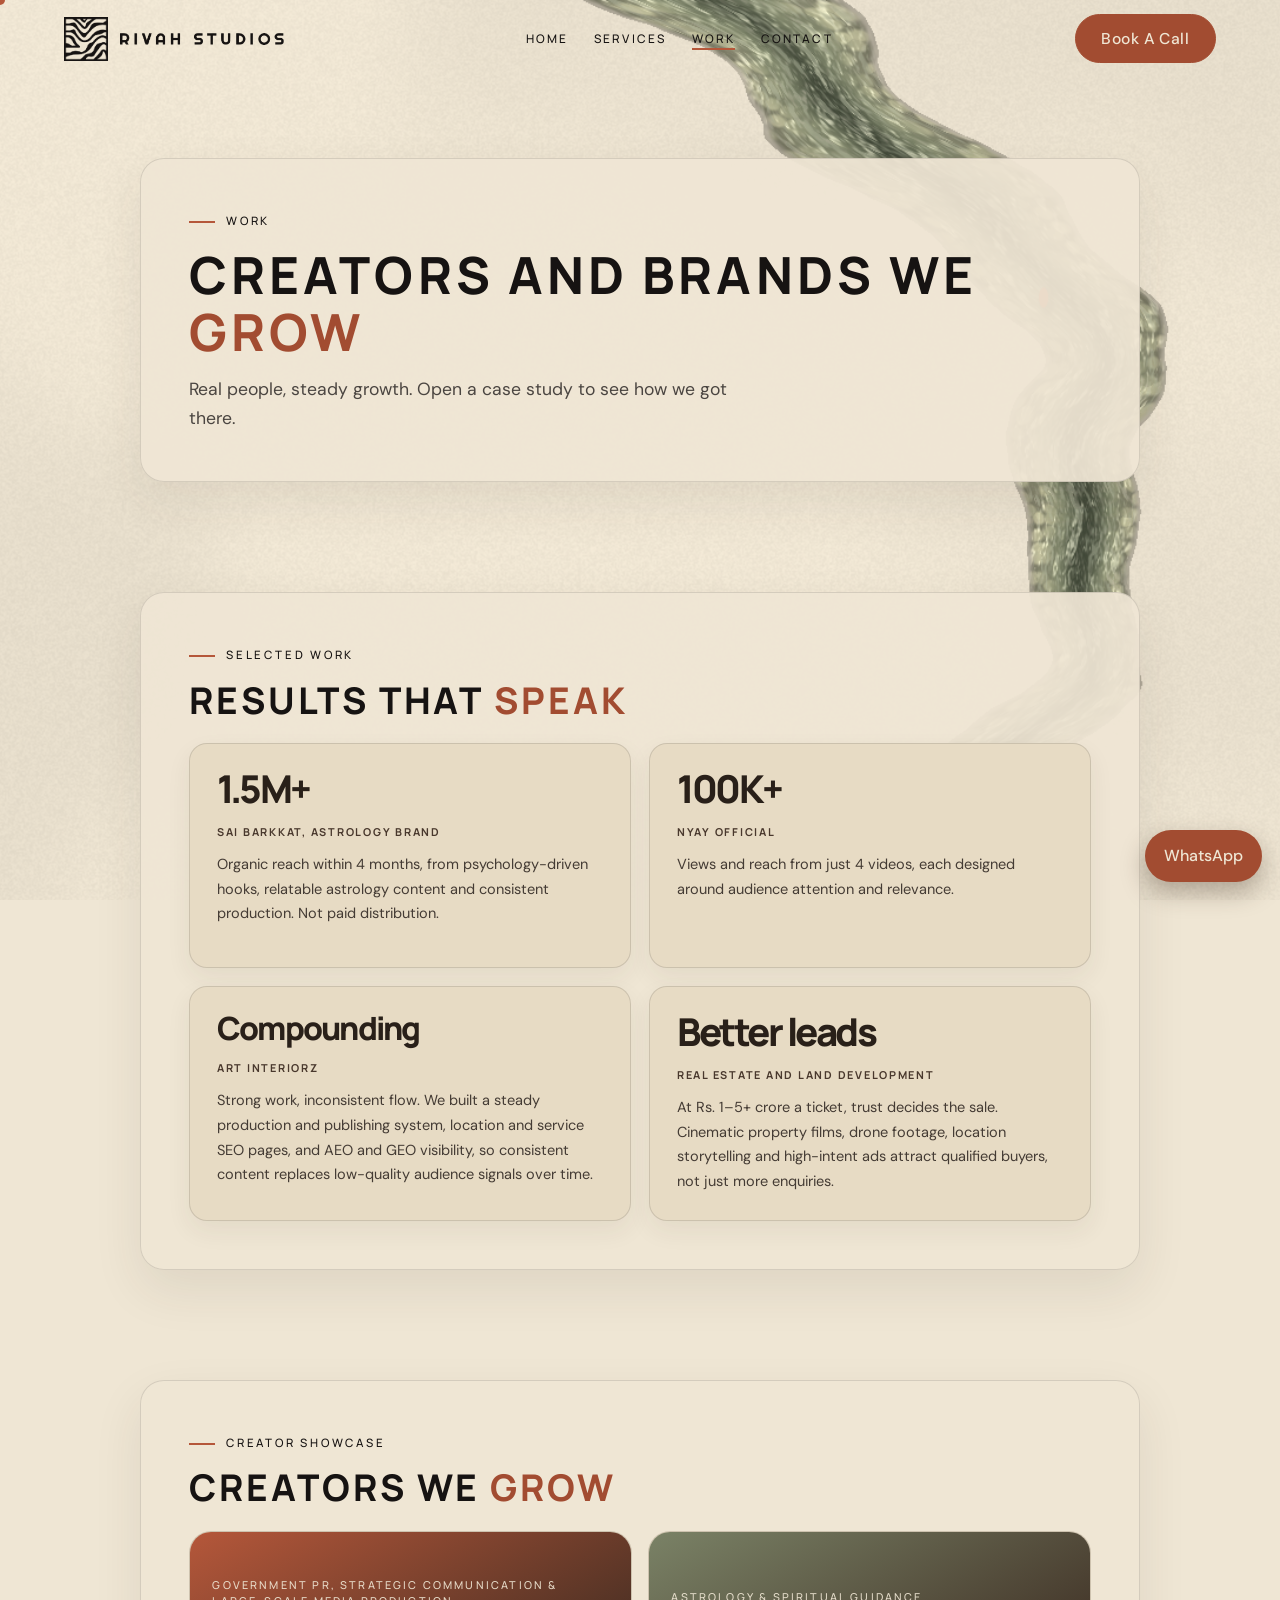
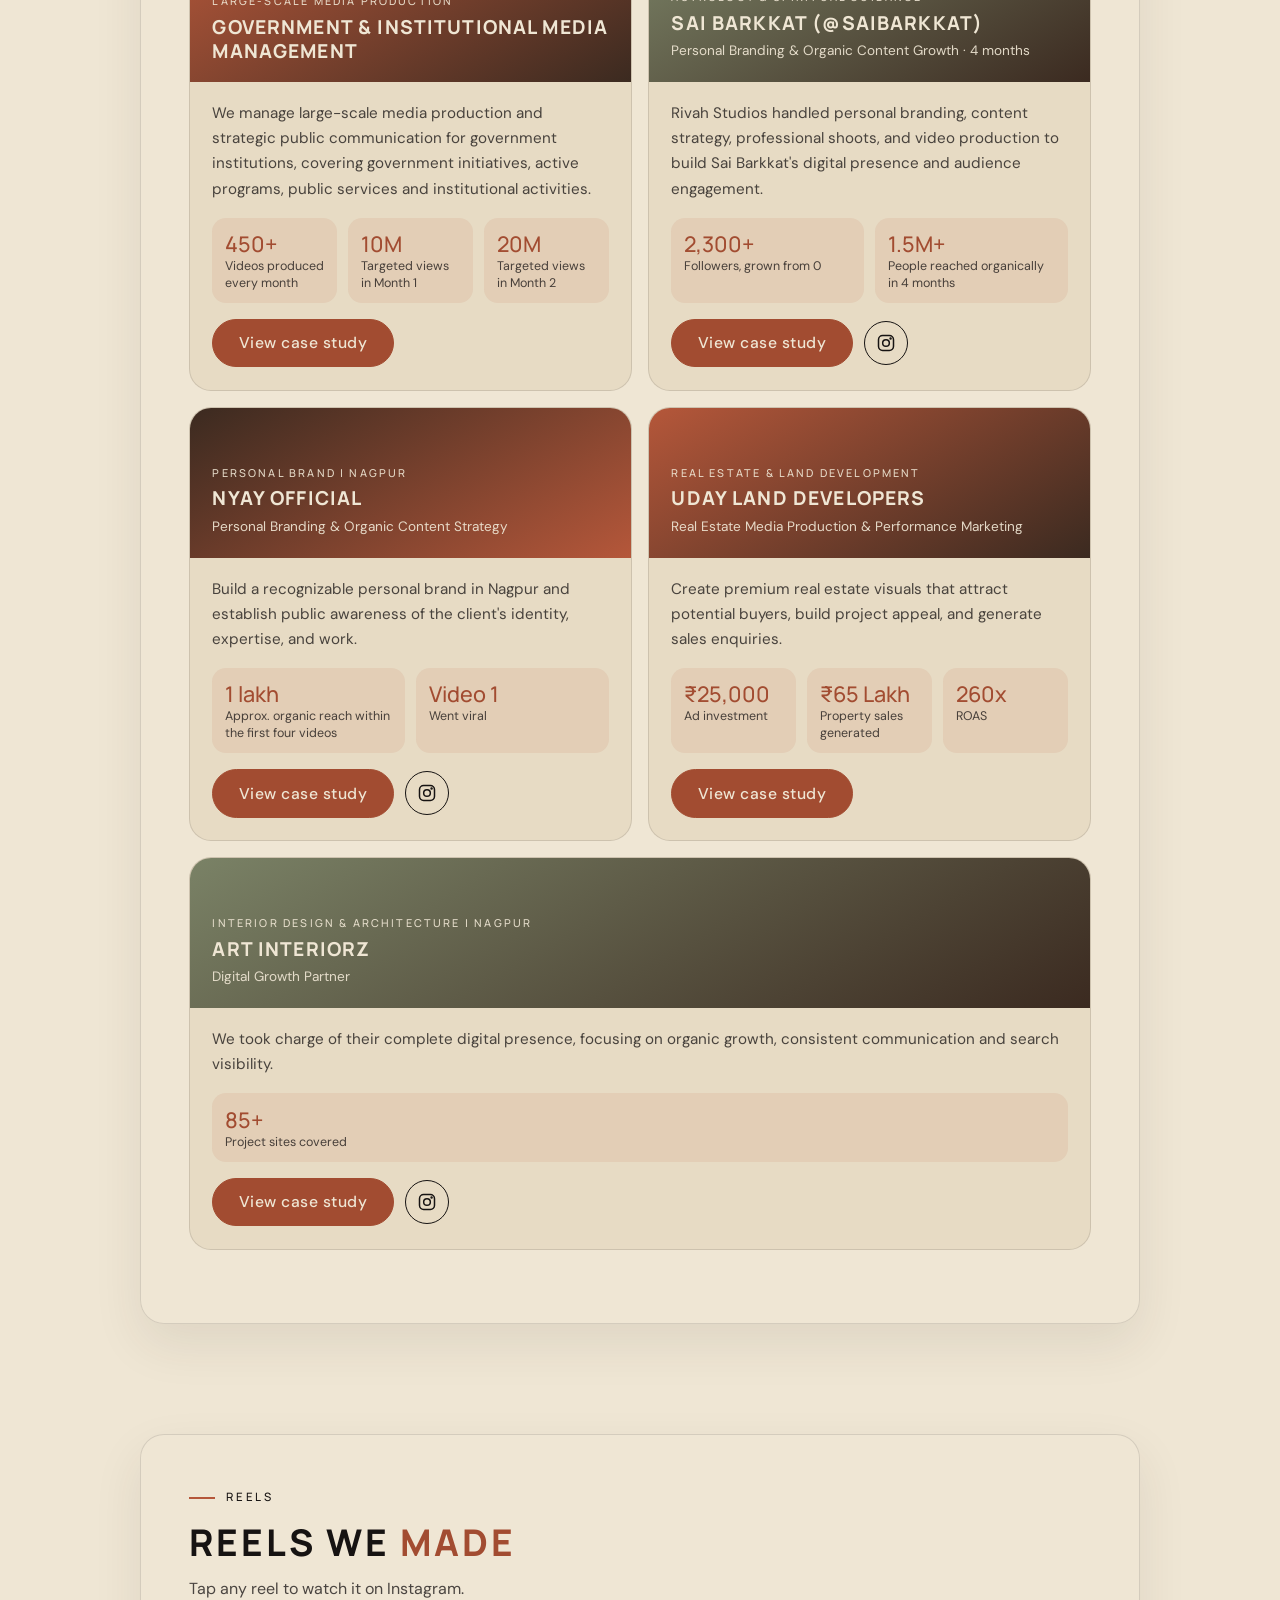
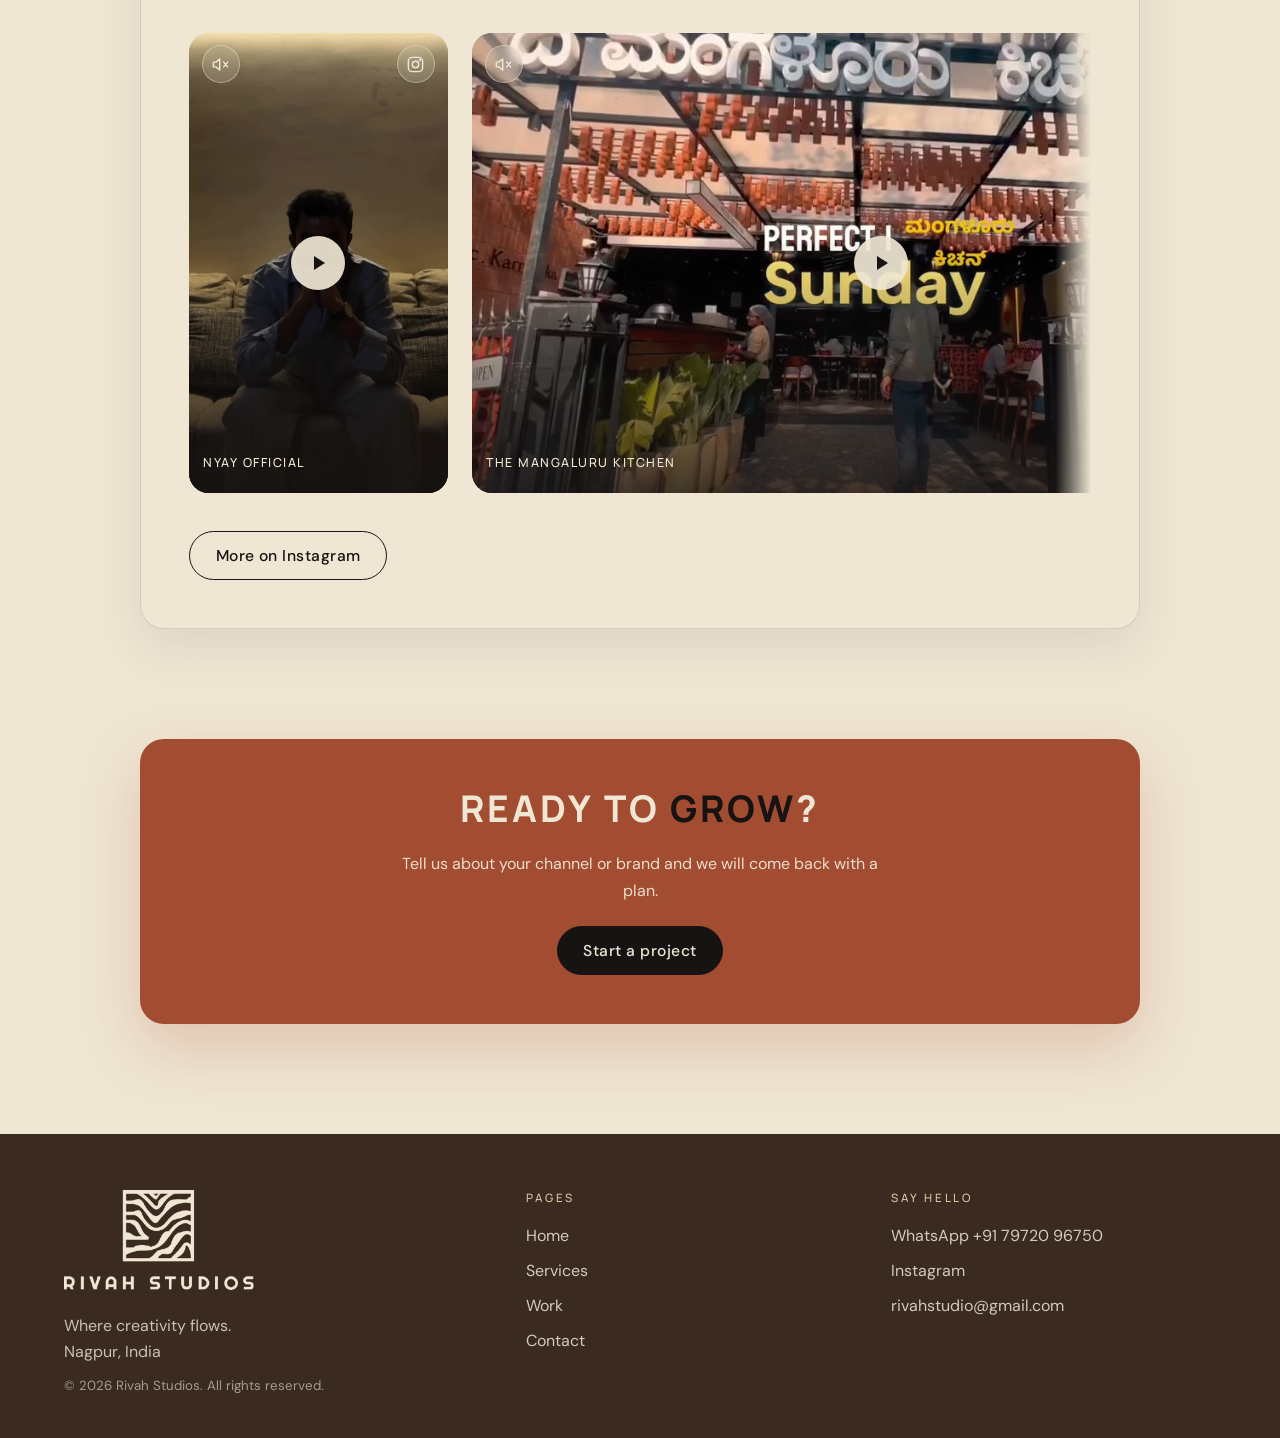
<file: rivah-studios/work.html>
<!DOCTYPE html>
<html lang="en">
<head>
<meta charset="utf-8">
<meta name="viewport" content="width=device-width, initial-scale=1, viewport-fit=cover">
<title>Work | Rivah Studios</title>
<meta name="description" content="Creators we grow and case studies from Rivah Studios.">
<meta name="theme-color" content="#EFE6D4">
<link rel="canonical" href="https://rivahstudios.in/work.html">
<meta property="og:type" content="website">
<meta property="og:site_name" content="Rivah Studios">
<meta property="og:title" content="Work | Rivah Studios">
<meta property="og:description" content="Creators we grow and case studies from Rivah Studios.">
<meta property="og:url" content="https://rivahstudios.in/work.html">
<meta property="og:image" content="https://rivahstudios.in/og-image.png">
<meta property="og:image:width" content="1200">
<meta property="og:image:height" content="630">
<meta name="twitter:card" content="summary_large_image">
<link rel="icon" href="favicon.ico" sizes="48x48">
<link rel="icon" href="assets/logo/favicon-32.png" type="image/png" sizes="32x32">
<link rel="apple-touch-icon" href="assets/logo/apple-touch-icon.png">
<link rel="manifest" href="site.webmanifest">
<link rel="preconnect" href="https://fonts.googleapis.com">
<link rel="preconnect" href="https://fonts.gstatic.com" crossorigin>
<link href="https://fonts.googleapis.com/css2?family=DM+Sans:wght@400;500;600;700&family=Manrope:wght@400;500;600;700;800&display=swap" rel="stylesheet">
<link rel="stylesheet" href="css/base.css">
<link rel="stylesheet" href="css/layout.css">
<link rel="stylesheet" href="css/components.css">
<link rel="stylesheet" href="css/effects.css">
<link rel="stylesheet" href="css/responsive.css">

<noscript><style>.rv{opacity:1;transform:none;filter:none}#ld{display:none}</style></noscript>
</head>
<body>
<a class="skip" href="#main">Skip to content</a>
<canvas id="c" aria-hidden="true"></canvas><div id="cur"></div>
<div id="app">
<nav id="nav"><a class="logo" href="index.html" aria-label="Rivah Studios home"><img class="lg-mark" src="assets/logo/logo-mark.png" alt="" width="462" height="462"><img class="lg-word" src="assets/logo/logo-wordmark.png" alt="Rivah Studios" width="1230" height="90"></a>
<div class="links"><a href="index.html">Home</a><a href="services.html">Services</a><a href="work.html" aria-current="page">Work</a><a href="contact.html">Contact</a></div>
<div class="nr"><a class="btn nc" data-wa="call" href="https://wa.me/917972096750?text=Hi%20Rivah%20Studios%2C%20I%20would%20like%20to%20book%20a%20call." target="_blank" rel="noopener">Book A Call</a><button class="bg" id="bg" aria-label="Menu" aria-expanded="false">☰</button></div></nav>
<main id="main">
<section class="panel page-head rv"><span class="tag">Work</span><h1>Creators and brands we <em>grow</em></h1><p>Real people, steady growth. Open a case study to see how we got there.</p></section>

<section id="selected" class="panel rv"><span class="tag">Selected work</span><h2>Results that <em>speak</em></h2>
<div class="sw">
<div class="card"><b>1.5M+</b><small>Sai Barkkat, astrology brand</small><p>Organic reach within 4 months, from psychology-driven hooks, relatable astrology content and consistent production. Not paid distribution.</p></div>
<div class="card"><b>100K+</b><small>Nyay Official</small><p>Views and reach from just 4 videos, each designed around audience attention and relevance.</p></div>
<div class="card"><b>Compounding</b><small>Art Interiorz</small><p>Strong work, inconsistent flow. We built a steady production and publishing system, location and service SEO pages, and AEO and GEO visibility, so consistent content replaces low-quality audience signals over time.</p></div>
<div class="card"><b>Better leads</b><small>Real estate and land development</small><p>At Rs. 1–5+ crore a ticket, trust decides the sale. Cinematic property films, drone footage, location storytelling and high-intent ads attract qualified buyers, not just more enquiries.</p></div>
</div></section>

<section id="work" class="panel rv"><span class="tag">Creator showcase</span><h2>Creators we <em>grow</em></h2>
<div class="fg" id="featured"></div>
</section>

<section id="reels" class="panel rv"><span class="tag">Reels</span><h2>Reels we <em>made</em></h2><p class="lead">Tap any reel to watch it on Instagram.</p>
<div class="reels" id="reels-grid"></div><div class="more"><a class="btn o" href="https://www.instagram.com/rivahstudios.in" target="_blank" rel="noopener">More on Instagram</a></div></section>

<section class="panel band rv"><h2>Ready to <em>grow</em>?</h2><p>Tell us about your channel or brand and we will come back with a plan.</p><a class="btn" href="contact.html">Start a project</a></section>
</main>
<footer><div><a class="logo" href="index.html" aria-label="Rivah Studios home"><img src="assets/logo/logo-lockup-reversed.png" alt="Rivah Studios" width="1230" height="648"></a><p>Where creativity flows.<br>Nagpur, India</p><small>© <span id="yr">2026</span> Rivah Studios. All rights reserved.</small></div>
<div><p class="ft-t">Pages</p><a href="index.html">Home</a><a href="services.html">Services</a><a href="work.html">Work</a><a href="contact.html">Contact</a></div>
<div><p class="ft-t">Say hello</p><a href="https://wa.me/917972096750" target="_blank" rel="noopener">WhatsApp +91 79720 96750</a><a href="https://www.instagram.com/rivahstudios.in" target="_blank" rel="noopener">Instagram</a><a href="mailto:rivahstudio@gmail.com">rivahstudio@gmail.com</a></div></footer>
<a class="wa" id="wa" data-wa="chat" href="https://wa.me/917972096750?text=Hi%20Rivah%20Studios%2C%20I%20would%20like%20to%20discuss%20a%20project." target="_blank" rel="noopener" aria-label="Chat on WhatsApp">WhatsApp</a>
</div>

<script src="js/core/config.js" defer></script>
<script src="js/core/data.js" defer></script>
<script src="js/core/utils.js" defer></script>
<script src="js/river/river-shader.js" defer></script>
<script src="js/components/reels.js" defer></script>
<script src="js/components/featured.js" defer></script>
<script src="js/components/nav.js" defer></script>
<script src="js/components/whatsapp.js" defer></script>
<script src="js/components/effects.js" defer></script>
<script src="js/components/reveal.js" defer></script>
<script src="js/river/river.js" defer></script>
</body>
</html>
</file>
<file: rivah-studios/css/base.css>
/* base.css: brand tokens (from the Rivah Studios Brand Identity Kit), reset and typography. Change colors and fonts here only. */
:root{--cream:#EFE6D4;--ink:#161312;--sand:#D9C7A5;--terra:#B5573A;--sage:#7A8266;--umber:#3B2A20;
--terra-d:#A24C31;--card:#E7DBC4;--ink2:rgba(22,19,18,.76);--line:rgba(22,19,18,.12);--soft:rgba(181,87,58,.10);
--font-display:"Manrope",system-ui,sans-serif;--font-body:"DM Sans",system-ui,sans-serif;
box-sizing:border-box;padding-top:env(safe-area-inset-top,0px);padding-bottom:env(safe-area-inset-bottom,0px)}
@media (prefers-color-scheme: dark){:root:not([data-theme="light"]){--cream:#EFE6D4;--ink:#161312}}
:root[data-theme="dark"]{--cream:#EFE6D4;--ink:#161312}
html{scroll-behavior:smooth;scroll-padding-top:90px}
*{box-sizing:border-box}
body{margin:0;background:var(--cream);color:var(--ink);font-family:var(--font-body);overflow-x:hidden;line-height:1.65;-webkit-font-smoothing:antialiased}
img{max-width:100%}
h1,h2,h3{font-family:var(--font-display);font-weight:750;margin:0;line-height:1.12;text-transform:uppercase;letter-spacing:.08em;color:var(--ink)}
h1{font-size:clamp(1.8rem,4.4vw,3.2rem)}
h2{font-size:clamp(1.5rem,3.4vw,2.3rem);margin-bottom:1.4rem}
h3{font-size:1rem;letter-spacing:.06em}
h1 em,h2 em{font-style:normal;color:var(--terra-d)}
canvas{position:fixed;inset:0;width:100%;height:100%;height:100lvh;z-index:0;display:block}
#app{position:relative;z-index:1}
.tag{display:inline-block;font:500 .72rem var(--font-display);letter-spacing:.24em;text-transform:uppercase;color:var(--ink);margin-bottom:1.1rem}
.tag:before{content:"";display:inline-block;width:26px;height:2px;background:var(--terra);vertical-align:middle;margin-right:.7rem}
</file>
<file: rivah-studios/css/layout.css>
/* layout.css: Page frame: navbar, panels, marquee, footer, floating WhatsApp button. */
nav{position:sticky;top:0;z-index:20;display:flex;align-items:center;justify-content:space-between;padding:.9rem 5vw;transition:.3s}
nav.s{background:rgba(239,230,212,.96);border-bottom:1px solid var(--line)}
.logo{display:flex;align-items:center;gap:.75rem;text-decoration:none}
.logo img{display:block;width:auto}
.lg-mark{height:44px}
.lg-word{height:12px}
.nr{display:flex;align-items:center;gap:.6rem}
.bg{display:none;background:transparent;border:1px solid var(--ink);border-radius:50%;width:42px;height:42px;font-size:1.1rem;cursor:pointer;color:var(--ink)}
.links{display:flex;gap:1.6rem}
.links a{color:var(--ink);text-decoration:none;font:500 .74rem var(--font-display);letter-spacing:.18em;text-transform:uppercase;position:relative}
.links a:after{content:"";position:absolute;left:0;bottom:-3px;height:2px;width:0;background:var(--terra);transition:.3s}
.links a:hover:after{width:100%}
.panel{max-width:1000px;margin:0 auto 110px;background:rgba(239,230,212,.93);border:1px solid var(--line);border-radius:24px;padding:clamp(1.4rem,4vw,3rem);box-shadow:0 20px 50px rgba(59,42,32,.09);width:calc(100% - 8vw)}
.mq{overflow:hidden;border-block:1px solid var(--ink);padding:.9rem 0;margin:0 0 110px;background:rgba(239,230,212,.9)}
.mq div{display:flex;gap:3rem;width:max-content;animation:mq 30s linear infinite;font:500 1.05rem var(--font-display);letter-spacing:.22em;text-transform:uppercase}
.mq span:nth-child(even){color:var(--terra)}
@keyframes mq{to{transform:translateX(-50%)}}
footer{background:var(--umber);color:var(--cream);padding:3.5rem 5vw 2.5rem;display:grid;grid-template-columns:1.3fr 1fr 1fr;gap:2.5rem}
footer a{display:block;color:var(--cream);text-decoration:none;margin:0 0 .55rem;opacity:.85}
footer a:hover{color:var(--sand);opacity:1}
footer .logo{display:inline-block;margin:0;opacity:1}
footer .logo img{width:clamp(150px,16vw,190px);height:auto}
footer p{margin:.9rem 0 .4rem;color:rgba(239,230,212,.8)}
footer .ft-t{font:500 .72rem var(--font-display);letter-spacing:.24em;text-transform:uppercase;color:var(--sand);margin:0 0 1.1rem}
footer small{color:rgba(239,230,212,.6)}
.wa{position:fixed;right:18px;bottom:calc(18px + env(safe-area-inset-bottom,0px));z-index:30;background:var(--terra-d);color:var(--cream);border-radius:999px;padding:.8rem 1.2rem;text-decoration:none;font-weight:500;box-shadow:0 10px 25px rgba(59,42,32,.35)}
</file>
<file: rivah-studios/css/components.css>
/* components.css: Reusable pieces: buttons, cards, creator cards, services, FAQ, form, cursor. */
.btn{display:inline-block;border-radius:999px;padding:.8rem 1.6rem;font:500 .98rem var(--font-body);text-decoration:none;cursor:pointer;border:1px solid var(--terra-d);background:var(--terra-d);color:var(--cream);transition:.3s}
.btn:hover{background:var(--terra-d);transform:translateY(-2px)}
.btn.o{background:transparent;color:var(--ink);border-color:var(--ink)}
.btn.o:hover{background:var(--terra-d);border-color:var(--terra-d);color:var(--cream)}
.card{background:var(--card);border:1px solid var(--line);border-radius:20px;box-shadow:0 12px 30px rgba(59,42,32,.12);padding:1rem 1.2rem}
.pills{display:flex;gap:.5rem;flex-wrap:wrap;margin-bottom:1.4rem}
.pills button{border:1px solid var(--ink);background:transparent;border-radius:999px;padding:.35rem 1rem;font:inherit;cursor:pointer;transition:.3s}
.pills button.on,.pills button:hover{background:var(--terra-d);border-color:var(--terra-d);color:var(--cream)}
.grid{display:grid;grid-template-columns:repeat(auto-fill,minmax(210px,1fr));gap:1rem}
.cr{position:relative;aspect-ratio:3/4;border-radius:20px;overflow:hidden;cursor:pointer;display:block;text-decoration:none;color:var(--cream)}
.cr .im{position:absolute;inset:0;display:grid;place-items:center;font:500 4rem var(--font-display);color:rgba(239,230,212,.85);transition:transform .8s cubic-bezier(.2,.8,.2,1)}
.cr:hover .im{transform:scale(1.1)}
.cr .ov{position:absolute;inset:0;background:linear-gradient(transparent 30%,rgba(22,19,18,.82));opacity:0;transition:.5s}
.cr:hover .ov,.cr:focus-visible .ov{opacity:1}
.cr .in{position:absolute;left:.7rem;right:.7rem;bottom:.7rem;padding:.8rem;border-radius:16px;background:rgba(239,230,212,.14);border:1px solid rgba(239,230,212,.25);backdrop-filter:blur(8px);-webkit-backdrop-filter:blur(8px);transform:translateY(120%);transition:.5s cubic-bezier(.2,.8,.2,1);font-size:.85rem}
.cr:hover .in,.cr:focus-visible .in{transform:none}
.cr .in b{display:block;font:500 1rem var(--font-display)}
.cr .vb{display:block;margin-top:.5rem;text-align:center;background:var(--terra);border-radius:999px;padding:.35rem}
.nm{position:absolute;left:1rem;top:1rem;background:rgba(239,230,212,.9);color:var(--ink);border-radius:999px;padding:.15rem .7rem;font-size:.8rem}
.sv{display:grid;grid-template-columns:repeat(auto-fill,minmax(240px,1fr));gap:1rem}
.sv .card{transition:.4s}
.sv .card:hover{transform:translateY(-5px);border-color:var(--terra)}
.sv i{display:grid;place-items:center;width:44px;height:44px;border-radius:50%;background:var(--soft);color:var(--terra-d);font-style:normal;font-size:1.2rem;margin-bottom:.7rem;transition:.5s}
.sv .card:hover i{transform:rotate(360deg);background:var(--terra-d);color:var(--cream)}
.sv h3{font-size:1.15rem;margin-bottom:.3rem}
.sv p{margin:0;color:var(--ink2);font-size:.92rem}
details{border-bottom:1px solid var(--line);padding:1rem 0}
summary{cursor:pointer;font:500 1.1rem var(--font-display);list-style:none}
summary:after{content:"+";float:right;color:var(--terra-d)}
details[open] summary:after{content:"−"}
details p{color:var(--ink2);margin:.6rem 0 0}
form{display:grid;grid-template-columns:1fr 1fr;gap:.8rem}
form .full{grid-column:1/-1}
input,select,textarea{width:100%;background:var(--card);border:1px solid var(--line);border-radius:14px;padding:.8rem 1rem;font:inherit;color:var(--ink)}
input:focus,select:focus,textarea:focus{outline:2px solid var(--terra);border-color:transparent}
#cur{position:fixed;width:10px;height:10px;border-radius:50%;background:var(--terra);z-index:50;pointer-events:none;transform:translate(-50%,-50%);transition:width .25s,height .25s,background .25s;display:none}
#cur.h{width:36px;height:36px;background:rgba(181,87,58,.25)}
.cr{transition:transform .3s ease-out}

.skip{position:absolute;left:-999px;top:0;z-index:200;background:var(--terra-d);color:var(--cream);padding:.6rem 1rem;border-radius:0 0 12px 0}
.skip:focus{left:0}
:focus-visible{outline:2px solid var(--terra-d);outline-offset:3px}
.hp{position:absolute;left:-9999px;width:1px;height:1px;overflow:hidden}
#ok{margin-left:.8rem;color:var(--terra-d)}
#ok.err{color:var(--ink);font-weight:500}
.cg{display:grid;grid-template-columns:repeat(auto-fill,minmax(260px,1fr));gap:1rem}
.case{text-align:left;border:1px solid var(--line);border-radius:20px;overflow:hidden;background:var(--card);cursor:pointer;padding:0;font:inherit;color:var(--ink);transition:.4s}
.case:hover{transform:translateY(-5px);border-color:var(--terra)}
.case .cv{position:relative;aspect-ratio:16/10;display:grid;place-items:center;font:500 1.1rem var(--font-display);letter-spacing:.2em;text-transform:uppercase;color:var(--cream);text-align:center;padding:0 1rem}
.case .rs{position:absolute;inset:0;background:rgba(59,42,32,.94);display:flex;gap:1.4rem;align-items:center;justify-content:center;opacity:0;transition:.4s;font-style:normal}
.case:hover .rs,.case:focus-visible .rs{opacity:1}
.rs b{display:block;font:500 1.6rem var(--font-display)}
.rs span{font:400 .8rem var(--font-body)}
.case .bd{padding:1rem 1.2rem}
.case small{color:var(--terra-d)}
.case h3{font-size:1.2rem;margin:.2rem 0 .4rem}
.case p{margin:0;color:var(--ink2);font-size:.92rem}
dialog{border:1px solid var(--line);border-radius:24px;background:var(--cream);color:var(--ink);max-width:680px;width:calc(100% - 2rem);padding:clamp(1.4rem,4vw,2.4rem);max-height:88vh;overflow:auto}
dialog::backdrop{background:rgba(22,19,18,.45)}
dialog .x{position:absolute;right:1rem;top:1rem;border:1px solid var(--ink);background:transparent;border-radius:50%;width:38px;height:38px;cursor:pointer;color:var(--ink)}
dialog h2{font-size:clamp(1.6rem,4vw,2.2rem);margin:.4rem 0 1rem}
dialog h4{margin:1.2rem 0 .3rem;font-family:var(--font-display);color:var(--terra-d)}
dialog p,dialog li{color:var(--ink2)}
.kp{display:grid;grid-template-columns:repeat(auto-fit,minmax(120px,1fr));gap:.8rem}
.kp div{background:var(--soft);border-radius:16px;padding:.8rem 1rem}
.kp b{display:block;font:500 1.5rem var(--font-display);color:var(--terra-d)}
.kp span{font-size:.85rem;color:var(--ink2)}
.ts{overflow:hidden;border-radius:20px}
.tt{display:flex;transition:transform .8s cubic-bezier(.2,.8,.2,1)}
.tc{flex:0 0 100%;margin:0;padding:1.6rem;background:var(--card);border:1px solid var(--line);border-radius:20px}
.tc blockquote{margin:.6rem 0 1rem;font:400 clamp(1.1rem,2.4vw,1.45rem)/1.55 var(--font-body)}
.stars{color:var(--terra);letter-spacing:.15em}
.tc cite{font-style:normal;color:var(--ink2);font-size:.95rem}
.dots{display:flex;gap:.5rem;justify-content:center;margin-top:1rem}
.dots button{width:12px;height:12px;border-radius:50%;border:1px solid var(--ink);background:transparent;padding:0;cursor:pointer}
.dots button.on{background:var(--terra);border-color:var(--terra)}
.page-head{margin-top:9vh}
.page-head h1{font-size:clamp(1.8rem,4.8vw,3.2rem);margin-bottom:.9rem}
.page-head p{color:var(--ink2);max-width:36rem;margin:0;font-size:1.1rem}
.more{margin-top:1.6rem}
.band{text-align:center}
.band p{color:var(--ink2);margin:0 auto 1.4rem;max-width:30rem}
.info{display:grid;gap:.4rem;margin-top:1.4rem;color:var(--ink2)}
.info a{color:var(--terra-d)}
.links a[aria-current="page"]:after{width:100%}

.panel.dark{background:var(--umber);border-color:transparent;color:var(--cream);box-shadow:0 24px 60px rgba(59,42,32,.28)}
.panel.dark h2,.panel.dark h3{color:var(--cream)}
.panel.dark h2 em{color:var(--sand)}
.panel.dark .tag{color:var(--sand)}
.panel.dark .rc{background:rgba(239,230,212,.06);border-color:rgba(239,230,212,.14)}
.panel.dark .rc b{color:var(--sand)}
.panel.dark .rc span{color:rgba(239,230,212,.8)}
.panel.dark .pb{background:rgba(239,230,212,.16)}
.band{background:var(--terra-d);border-color:transparent;color:var(--cream);box-shadow:0 24px 60px rgba(181,87,58,.25)}
.band h2{color:var(--cream)}
.band h2 em{color:var(--ink)}
.band p{color:rgba(239,230,212,.95)}
.band .btn{background:var(--ink);border-color:var(--ink);color:var(--cream)}
.band .btn:hover{background:var(--umber);border-color:var(--umber)}
.btn:hover{background:var(--umber);border-color:var(--umber)}
.btn{letter-spacing:.03em}
.note{font-size:.85rem;color:var(--ink2);margin:0}
.reel{position:relative;aspect-ratio:9/16;border-radius:20px;overflow:hidden;display:block;color:var(--cream);text-decoration:none;isolation:isolate;transition:transform .5s cubic-bezier(.2,.8,.2,1)}
.reel:hover{transform:translateY(-6px)}
.reel .rm{position:absolute;inset:0;z-index:-1;display:block;font:500 .72rem var(--font-display);letter-spacing:.2em;text-transform:uppercase;text-align:left;padding:1.05rem 3.6rem 1rem 1rem;line-height:1.4}
.reel video{position:absolute;inset:0;width:100%;height:100%;object-fit:cover;z-index:-1}
.reel:after{content:"";position:absolute;inset:0;background:linear-gradient(transparent 45%,rgba(22,19,18,.82));z-index:-1}
.reel .ig{position:absolute;top:.8rem;right:.8rem;width:38px;height:38px;border-radius:50%;background:rgba(239,230,212,.18);border:1px solid rgba(239,230,212,.45);display:grid;place-items:center;backdrop-filter:blur(6px);-webkit-backdrop-filter:blur(6px)}
.reel .ig svg{width:19px;height:19px}
.reel .pl{position:absolute;left:50%;top:50%;width:54px;height:54px;transform:translate(-50%,-50%);border-radius:50%;background:rgba(239,230,212,.92);color:var(--ink);display:grid;place-items:center;transition:transform .4s}
.reel .pl svg{width:24px;height:24px}
.reel:hover .pl{transform:translate(-50%,-50%) scale(1.1)}
.reel .bt{position:absolute;left:.9rem;right:.9rem;bottom:.9rem}
.reel .bt b{display:block;font:500 .78rem var(--font-display);letter-spacing:.12em;text-transform:uppercase;margin-bottom:.45rem;line-height:1.3}
.reel .st{display:flex;gap:.9rem;font-size:.82rem}
.reel .st span{display:inline-flex;align-items:center;gap:.3rem}
.reel .st svg{width:14px;height:14px}
.lead{color:var(--ink2);margin:-.6rem 0 1.4rem;max-width:34rem}
.who{display:grid;grid-template-columns:repeat(auto-fit,minmax(230px,1fr));gap:1rem}
.who .card{display:flex;flex-direction:column}
.who .card p{margin:.3rem 0 0;color:var(--ink2);font-size:.95rem}
.who .card a{margin-top:auto;padding-top:1.1rem;font:500 .74rem var(--font-display);letter-spacing:.18em;text-transform:uppercase;color:var(--terra-d);text-decoration:none}
.who .card a:hover{color:var(--ink)}
#faq-list{margin-top:.4rem}
@media (min-width:1000px){.who{grid-template-columns:repeat(4,1fr)}}

.cp{margin:0 0 1rem;max-width:44rem;font-size:1.05rem;color:var(--ink2)}
.panel.dark .cp{color:rgba(239,230,212,.86)}
.panel.dark .btn:hover{background:var(--cream);color:var(--ink);border-color:var(--cream)}
.panel.dark .btn.o{color:var(--cream);border-color:rgba(239,230,212,.6)}
.panel.dark .btn.o:hover{background:var(--terra-d);border-color:var(--terra-d);color:var(--cream)}
.chain{display:flex;flex-wrap:wrap;align-items:center;gap:.6rem .7rem;margin-top:1.4rem}
.chain span,.chips span{padding:.55rem 1rem;border:1px solid var(--ink);border-radius:999px;font:500 .74rem var(--font-display);letter-spacing:.16em;text-transform:uppercase}
.chain i{font-style:normal;color:var(--terra-d)}
.steps4{display:grid;grid-template-columns:repeat(auto-fit,minmax(200px,1fr));gap:1rem;margin-top:1.6rem}
.steps4 div{border:1px solid rgba(239,230,212,.18);background:rgba(239,230,212,.06);border-radius:18px;padding:1.1rem 1.2rem}
.steps4 b{display:block;font:500 .72rem var(--font-display);letter-spacing:.22em;color:var(--sand);margin-bottom:.5rem}
.steps4 p{margin:0;font-size:1.05rem}
.wd{display:grid;grid-template-columns:repeat(auto-fit,minmax(260px,1fr));gap:1rem}
.wd .card p{margin:.4rem 0 0;color:var(--ink2);font-size:.95rem}
.wd .card .q{display:block;font-style:normal;font-size:.9rem;color:var(--terra-d);border-left:2px solid var(--terra);padding-left:.7rem;margin-top:.9rem}
.chips{display:flex;flex-wrap:wrap;gap:.6rem;margin:1.2rem 0}
.pull{margin:1.2rem 0 0;font:500 1.05rem/1.5 var(--font-display);letter-spacing:.04em;max-width:36rem}
.sw{display:grid;grid-template-columns:repeat(auto-fit,minmax(240px,1fr));gap:1rem}
.sw .card b{display:block;font:500 clamp(1.8rem,3.6vw,2.6rem)/1.05 var(--font-display);color:var(--terra-d)}
.sw .card small{display:block;margin:.6rem 0;font:500 .72rem var(--font-display);letter-spacing:.2em;text-transform:uppercase}
.sw .card p{margin:0;color:var(--ink2);font-size:.93rem}
.ap{display:grid;grid-template-columns:repeat(auto-fit,minmax(200px,1fr));gap:1rem;counter-reset:ap}
.ap .card:before{counter-increment:ap;content:"0" counter(ap);display:block;font:500 .78rem var(--font-display);letter-spacing:.2em;color:var(--terra-d);margin-bottom:.6rem}
.ap .card p{margin:.3rem 0 0;color:var(--ink2);font-size:.93rem}
.price{margin:1.2rem 0 .6rem;font:500 clamp(1.5rem,4vw,2.4rem)/1.15 var(--font-display);letter-spacing:.06em;text-transform:uppercase;color:var(--sand)}

.fg{display:grid;grid-template-columns:repeat(auto-fit,minmax(300px,1fr));gap:1rem;margin-bottom:1.6rem}
.fc{border:1px solid var(--line);border-radius:22px;overflow:hidden;background:var(--card);display:flex;flex-direction:column}
.fc .fh{padding:1.3rem 1.4rem 1.2rem;color:var(--cream);min-height:150px;display:flex;flex-direction:column;justify-content:flex-end;gap:.35rem}
.fc .fh small{font:500 .68rem var(--font-display);letter-spacing:.2em;text-transform:uppercase;opacity:.92;line-height:1.5}
.fc .fh h3{color:var(--cream);font-size:1.2rem;line-height:1.25}
.fc .fh em{font-style:normal;font-size:.85rem;opacity:.92}
.fc .fb{padding:1.2rem 1.4rem 1.4rem;display:flex;flex-direction:column;gap:1rem;flex:1}
.fc .fb p{margin:0;color:var(--ink2);font-size:.95rem}
.fs{display:grid;grid-template-columns:repeat(auto-fit,minmax(105px,1fr));gap:.7rem}
.fs div{background:var(--soft);border-radius:14px;padding:.7rem .8rem}
.fs b{display:block;font:500 1.35rem var(--font-display);color:var(--terra-d)}
.fs span{display:block;font-size:.78rem;line-height:1.35;color:var(--ink2)}
.fa{display:flex;gap:.7rem;align-items:center;margin-top:auto}
.fi{width:44px;height:44px;border-radius:50%;border:1px solid var(--ink);display:grid;place-items:center;color:var(--ink);transition:.3s}
.fi:hover{background:var(--terra-d);border-color:var(--terra-d);color:var(--cream)}
.fi svg{width:20px;height:20px}
dialog ul{margin:.3rem 0 0;padding-left:1.1rem}
@media (min-width:1000px){.fg{grid-template-columns:repeat(2,1fr)}}
@media (min-width:1000px){.fg .fc:last-child:nth-child(odd){grid-column:1/-1}}
.fc .fh.has-img{min-height:210px}
.fc .fh.has-img small,.fc .fh.has-img h3,.fc .fh.has-img em{text-shadow:0 1px 12px rgba(22,19,18,.7)}

/* ---- Reels: swipe row on laptop, full-width stack on phone ---- */
.reels{display:flex;gap:1.5rem;overflow-x:auto;padding:.5rem 0 .8rem;scroll-snap-type:x proximity;-webkit-overflow-scrolling:touch;scrollbar-width:thin;-webkit-mask-image:linear-gradient(90deg,#000 calc(100% - 36px),transparent);mask-image:linear-gradient(90deg,#000 calc(100% - 36px),transparent)}
.reel{flex:0 0 auto;height:min(72vh,460px);width:auto;aspect-ratio:var(--r,9/16);scroll-snap-align:start}
.reel .rl{position:absolute;inset:0;z-index:2;display:block;color:inherit;text-decoration:none}
.reel .snd{position:absolute;left:.8rem;top:.8rem;z-index:3;width:38px;height:38px;border-radius:50%;background:rgba(239,230,212,.18);border:1px solid rgba(239,230,212,.45);color:var(--cream);display:grid;place-items:center;cursor:pointer;padding:0;backdrop-filter:blur(6px);-webkit-backdrop-filter:blur(6px);transition:background .3s}
.reel .snd:hover,.reel .snd.on{background:var(--terra-d);border-color:var(--terra-d)}
.reel .snd svg{width:19px;height:19px}
.reel .snd .s-on,.reel .snd.on .s-off{display:none}
.reel .snd.on .s-on{display:block}
.reel .rl .bt{position:absolute;left:.9rem;right:.9rem;bottom:.9rem}
@media (max-width:700px){
.reels{flex-direction:column;overflow:visible;gap:1.4rem;-webkit-mask-image:none;mask-image:none}
.reel{flex:none;width:100%;height:auto;aspect-ratio:var(--r,9/16)}
}

/* =====================================
   SELECTED WORK — PREMIUM 2 × 2 GRID
   Desktop and tablet only
===================================== */

@media (min-width: 701px) {

  #selected .sw {
    display: grid;
    grid-template-columns: repeat(2, minmax(0, 1fr));
    gap: 18px;
    align-items: stretch;
  }

  #selected .sw .card {
    min-height: 225px;
    padding: 25px 27px;
    display: flex;
    flex-direction: column;
    justify-content: flex-start;
    border-radius: 18px;
    background: #E7DBC4;
    border: 1px solid rgba(22,19,18,.13);
    box-shadow: 0 10px 25px rgba(59,42,32,.07);
    transition: transform .3s ease,
                box-shadow .3s ease;
  }

  #selected .sw .card:hover {
    transform: translateY(-5px);
    box-shadow: 0 17px 32px rgba(59,42,32,.13);
  }

  /* Bold, dark and eye-catching numbers */
  #selected .sw .card b {
    display: block;
    color: #292019;
    font-family: "Manrope", sans-serif;
    font-size: clamp(2rem, 3vw, 2.65rem);
    font-weight: 800;
    line-height: 1.05;
    letter-spacing: -.065em;
    margin-bottom: 7px;
  }

  /* Keep Compounding balanced */
  #selected .sw .card:nth-child(3) b {
    font-size: clamp(1.75rem, 2.5vw, 2.25rem);
    letter-spacing: -.055em;
  }

  #selected .sw .card small {
    color: #49382D;
    font-size: .68rem;
    font-weight: 700;
    letter-spacing: .16em;
    line-height: 1.5;
    margin: 7px 0 13px;
  }

  #selected .sw .card p {
    color: #443B34;
    font-size: .91rem;
    line-height: 1.7;
    margin-top: 0;
  }
}
</file>
<file: rivah-studios/css/effects.css>
/* effects.css: Loader, scroll reveal, headline word reveal, reduced motion. */
.rv{opacity:0;transform:translateY(30px);filter:blur(6px);transition:1s cubic-bezier(.2,.8,.2,1)}
.rv.in{opacity:1;transform:none;filter:none}
#ld{position:fixed;inset:0;z-index:100;background:var(--cream);display:grid;place-items:center;transition:opacity .8s .1s,visibility 0s 1s}
#ld.x{opacity:0;visibility:hidden}
#lt{display:grid;justify-items:center;gap:1.1rem}
#lt img{width:clamp(150px,34vw,230px);height:auto;opacity:0;transform:scale(.94);animation:li 1s cubic-bezier(.2,.8,.2,1) .1s forwards}
@keyframes li{to{opacity:1;transform:none}}
#lt:after{content:"";display:block;height:2px;width:64px;background:var(--terra);transform:scaleX(0);animation:lb 1.2s .5s ease forwards}
@keyframes lb{to{transform:scaleX(1)}}
.w{display:inline-block;overflow:hidden;vertical-align:bottom;padding:.06em 0 .16em;margin:-.06em 0 -.16em}
.w>span{display:inline-block;transform:translateY(115%);transition:transform 1s cubic-bezier(.2,.8,.2,1)}
.in .w>span{transform:none}
@media (hover:hover){#cur{display:block}}
@media (prefers-reduced-motion: reduce){*{animation:none!important;transition:none!important}.rv{opacity:1;transform:none;filter:none}}
</file>
<file: rivah-studios/css/pages/home.css>
/* pages/home.css: hero, floating cards, results dashboard */
.hero{margin-top:7vh;display:grid;grid-template-columns:1.1fr .9fr;gap:2rem;align-items:center}
.hero h1{margin-bottom:1.1rem}
.hero p{color:var(--ink2);font-size:1.1rem;max-width:30rem}
.cta{display:flex;gap:.8rem;flex-wrap:wrap;margin:1.6rem 0}
.stats{display:grid;grid-template-columns:repeat(4,1fr);gap:.6rem;border-top:1px solid var(--ink);padding-top:1rem}
.stats b{font:500 1.7rem var(--font-display);color:var(--terra-d);display:block}
.stats span{font-size:.8rem;color:var(--ink2)}
.fl{position:relative;min-height:300px}
.fl .card{position:absolute;animation:fy 6s ease-in-out infinite}
.c1{top:0;left:6%;width:62%}
.c2{top:42%;right:0;width:58%;animation-delay:-2s}
.c3{bottom:0;left:0;width:50%;animation-delay:-4s}
.fl b{font:500 1.5rem var(--font-display);color:var(--terra-d)}
.fl small{display:block;color:var(--ink2)}
.bars{display:flex;gap:5px;align-items:flex-end;height:46px;margin-top:.5rem}
.bars i{flex:1;background:var(--terra);border-radius:4px 4px 0 0;opacity:.8}
@keyframes fy{50%{transform:translateY(-12px)}}
.rg{display:grid;grid-template-columns:repeat(auto-fit,minmax(200px,1fr));gap:1rem}
.rc{background:var(--card);border:1px solid var(--line);border-radius:20px;padding:1.4rem}
.rc b{display:block;font:500 clamp(2.2rem,5vw,3.2rem)/1 var(--font-display);color:var(--terra-d)}
.rc span{display:block;margin:.4rem 0 1rem;color:var(--ink2)}
.pb{display:block;height:4px;border-radius:4px;background:var(--line);overflow:hidden}
.pb:after{content:"";display:block;height:100%;width:0;background:var(--terra);transition:width 1.6s .3s ease}
.in .pb:after{width:var(--w)}
.fl .c1{background:var(--umber);border-color:transparent}
.fl .c1 b{color:var(--cream)}
.fl .c1 small{color:rgba(239,230,212,.78)}
.fl .c1 .bars i{background:var(--sand)}
.fl .c2{background:var(--terra-d);border-color:transparent}
.fl .c2 b,.fl .c2 small{color:var(--cream)}
.fl .c3{background:var(--sand);border-color:transparent}
.fl .c3 b{color:var(--ink)}
.fl .c2{width:52%}
.fl .c3{width:44%}
.hero{grid-template-columns:1fr}
.hero>div{max-width:46rem}
.slot{display:block;height:1.15em;overflow:hidden;position:relative}
.slot em{position:absolute;left:0;top:0;transform:translateY(110%);transition:transform .6s cubic-bezier(.7,0,.2,1)}
.slot em.on{transform:none}
.slot em.off{transform:translateY(-110%)}
.who .card a{font-size:1.6rem;letter-spacing:0;padding-top:.6rem}

/* ===== Home: editorial layout (full-width bands, big type, row lists) ===== */
#app{overflow-x:clip}
#main>section.panel{background:none;border:0;box-shadow:none;border-radius:0;width:100%;max-width:1120px;margin:0 auto;padding:clamp(64px,9vw,118px) clamp(20px,5vw,40px);position:relative;isolation:isolate}
#main>section.rv{opacity:1;transform:none;filter:none;transition:none}
#main>section>*{opacity:0;transform:translateY(26px);transition:opacity .8s,transform .8s cubic-bezier(.2,.8,.2,1)}
#main>section.in>*{opacity:1;transform:none}
#main>section.in>*:nth-child(2){transition-delay:.08s}
#main>section.in>*:nth-child(3){transition-delay:.16s}
#main>section.in>*:nth-child(4){transition-delay:.24s}
@media (scripting:none){#main>section>*{opacity:1;transform:none}}

/* soft cream cloud behind light sections so the river never fights the text */
#main>section.panel:not(.dark):not(.band):before{content:"";position:absolute;inset:0;background:radial-gradient(ellipse 72% 62% at 32% 50%,rgba(239,230,212,.9),rgba(239,230,212,.55) 58%,transparent 82%);z-index:-1;pointer-events:none}
/* full-width colour bands */
#main>section.panel.dark:before,#main>section.band:before{content:"";position:absolute;top:0;bottom:0;left:50%;width:100vw;transform:translateX(-50%);z-index:-1}
#main>section.panel.dark:before{background:var(--umber)}
#main>section.band:before{background:var(--terra-d)}
#main>section.band{text-align:left}
#main>section.band p{margin:1rem 0 1.8rem;max-width:32rem}

/* big headings */
#main>section h2{font-size:clamp(2rem,6vw,4.4rem);line-height:1.04;letter-spacing:.03em;max-width:17ch;margin-bottom:0}
#main>section.band h2{font-size:clamp(2.4rem,8vw,6rem);max-width:none}
#main .tag{margin-bottom:1.4rem}

/* hero */
#main>#home{min-height:calc(100svh - 72px);display:flex;align-items:center;padding-top:clamp(36px,8vh,90px)}
#main>#home>div{max-width:none;width:100%}
#home h1{font-size:clamp(2.4rem,9.4vw,7.4rem);line-height:1.02;letter-spacing:.02em;max-width:12ch}
#home h1 .slot{height:1.04em}
#home p{font-size:clamp(1.1rem,2.2vw,1.5rem);max-width:30rem;margin-top:1.6rem}
#home .cta{margin-top:2.2rem}
#home .cta .btn{padding:1rem 1.9rem;font-size:1.05rem}
#home:after{content:"";position:absolute;left:clamp(20px,5vw,40px);bottom:26px;width:1px;height:58px;background:linear-gradient(var(--ink),transparent);transform-origin:top;animation:cue 2.4s ease-in-out infinite}
@keyframes cue{0%{transform:scaleY(0);opacity:1}60%{transform:scaleY(1);opacity:1}100%{transform:scaleY(1);opacity:0}}

/* the problem: numbered rows */
.steps4{display:block;margin-top:2.6rem;border-top:1px solid rgba(239,230,212,.22)}
.steps4 div{display:flex;gap:1.4rem;align-items:baseline;padding:1.5rem 0;border:0;border-bottom:1px solid rgba(239,230,212,.22);border-radius:0;background:none;transition:padding .35s,opacity .7s,transform .7s}
.steps4 div:hover{padding-left:.8rem}
.steps4 b{margin:0;min-width:2.6rem;font-size:.95rem}
.steps4 p{margin:0;font:500 clamp(1.4rem,4.6vw,2.7rem)/1.1 var(--font-display);text-transform:uppercase;letter-spacing:.04em}
.steps4 div:last-child p{color:var(--sand)}
#main .steps4>div{opacity:0;transform:translateY(18px)}
#main>section.in .steps4>div{opacity:1;transform:none}
#main>section.in .steps4>div:nth-child(1){transition-delay:.2s}
#main>section.in .steps4>div:nth-child(2){transition-delay:.32s}
#main>section.in .steps4>div:nth-child(3){transition-delay:.44s}
#main>section.in .steps4>div:nth-child(4){transition-delay:.56s}

/* the face: chips light up one after another */
.chain{margin-top:2.4rem;gap:.8rem .9rem}
.chain span{padding:.8rem 1.3rem;font-size:clamp(.78rem,2.3vw,1.02rem);animation:lit 6s infinite}
.chain span:nth-of-type(1){animation-delay:0s}
.chain span:nth-of-type(2){animation-delay:1s}
.chain span:nth-of-type(3){animation-delay:2s}
.chain span:nth-of-type(4){animation-delay:3s}
.chain span:nth-of-type(5){animation-delay:4s}
@keyframes lit{0%,15%{background:var(--terra-d);color:var(--cream);border-color:var(--terra-d)}25%,100%{background:transparent;color:var(--ink);border-color:var(--ink)}}
#face .cp{font-size:clamp(1.15rem,2.6vw,1.6rem);max-width:30rem;margin-top:1.4rem}

/* who we work with: big rows, whole row is the link */
.who{display:block;border-top:1px solid var(--line);margin-top:2.6rem}
.who .card{position:relative;display:grid;grid-template-columns:1fr auto;gap:.3rem 1rem;align-items:center;background:none;border:0;border-bottom:1px solid var(--line);border-radius:0;box-shadow:none;padding:1.7rem 0;transition:padding .35s}
.who .card:hover{padding-left:.8rem}
.who .card h3{margin:0;font-size:clamp(1.5rem,5vw,2.8rem);line-height:1.1;letter-spacing:.03em;grid-column:1}
.who .card p{margin:0;grid-column:1;font-size:1.02rem}
#main .who .card a{grid-column:2;grid-row:1/3;margin:0;padding:0;font:500 2.2rem/1 var(--font-body);letter-spacing:0;text-transform:none;color:var(--terra-d);transition:transform .35s}
#main .who .card a:after{content:"";position:absolute;inset:0}
.who .card:hover a{transform:translateX(8px)}

/* price */
#pricing .price{font-size:clamp(2.6rem,9.4vw,6.6rem);line-height:1;letter-spacing:.02em;margin:.2rem 0 1.2rem}
#pricing .cp{font-size:clamp(1.1rem,2.4vw,1.5rem)}

@media (max-width:700px){
#main>section.panel{padding-top:56px;padding-bottom:56px}
#home h1{font-size:clamp(2.2rem,11.4vw,3.4rem);max-width:none}
.steps4 div{gap:1rem}
}

/* =====================================
   RIVAH STUDIOS - HERO SLIDING MARQUEE
===================================== */

.hero-marquee {
  width: 100%;
  max-width: 650px;
  overflow: hidden;
  position: relative;
  box-sizing: border-box;

  /* Space below CTA buttons */
  margin-top: clamp(55px, 8vh, 90px);

  padding: 15px 0;

  border-top: 1px solid rgba(17, 17, 17, 0.20);
  border-bottom: 1px solid rgba(17, 17, 17, 0.20);
}

.hero-marquee-track {
  display: flex;
  width: max-content;
  animation: heroMarqueeSlide 25s linear infinite;
  will-change: transform;
}

.hero-marquee-group {
  display: flex;
  align-items: center;
  flex: 0 0 auto;

  gap: clamp(25px, 4vw, 45px);
  padding-right: clamp(25px, 4vw, 45px);
}

.hero-marquee-group span {
  font-family: 'DM Sans', sans-serif;
  font-size: clamp(11px, 1.2vw, 15px);
  font-weight: 700;
  letter-spacing: 2.5px;
  color: #111111;
  white-space: nowrap;
}

.hero-marquee-group i {
  color: #A94D30;
  font-size: 17px;
  font-style: normal;
  font-weight: 700;
  flex-shrink: 0;
}

/* Infinite animation */

@keyframes heroMarqueeSlide {
  from {
    transform: translateX(0);
  }

  to {
    transform: translateX(-50%);
  }
}

/* Pause on hover */

@media (hover: hover) {
  .hero-marquee:hover .hero-marquee-track {
    animation-play-state: paused;
  }
}

/* Tablet */

@media (max-width: 768px) {
  .hero-marquee {
    max-width: 100%;
    margin-top: 55px;
    padding: 13px 0;
  }

  .hero-marquee-group {
    gap: 28px;
    padding-right: 28px;
  }

  .hero-marquee-group span {
    font-size: 12px;
    letter-spacing: 2px;
  }
}

/* Mobile */

@media (max-width: 480px) {
  .hero-marquee {
    margin-top: 45px;
    padding: 12px 0;
  }

  .hero-marquee-group {
    gap: 22px;
    padding-right: 22px;
  }

  .hero-marquee-group span {
    font-size: 11px;
    letter-spacing: 1.5px;
  }

  .hero-marquee-group i {
    font-size: 14px;
  }

  .hero-marquee-track {
    animation-duration: 22s;
  }
}

/* Reduced motion accessibility */

@media (prefers-reduced-motion: reduce) {
  .hero-marquee-track {
    animation: none;
  }
}
</file>
<file: rivah-studios/css/responsive.css>
/* responsive.css: Breakpoints: 960 tablet, 800 mobile, 480 small phones, touch devices. */
@media (max-width:960px){.links{display:none}.bg{display:block}.links.open{display:flex;position:absolute;top:100%;left:4vw;right:4vw;flex-direction:column;gap:.9rem;background:var(--card);border:1px solid var(--line);border-radius:18px;padding:1.1rem 1.3rem;box-shadow:0 14px 30px rgba(59,42,32,.15)}.pr{grid-template-columns:repeat(3,1fr)}}
@media (max-width:800px){.hero,.fd{grid-template-columns:1fr}.fl{min-height:330px}.pr{grid-template-columns:1fr}form{grid-template-columns:1fr}.panel{margin-bottom:70px}.stats{grid-template-columns:repeat(2,1fr)}.grid{grid-template-columns:repeat(2,1fr)}.fd .ph{max-width:260px}}
@media (max-width:480px){.nc{padding:.6rem 1rem;font-size:.88rem}.cta .btn{flex:1;text-align:center}.cr .im{font-size:3rem}.wa{padding:.65rem 1rem}}
@media (hover:none){.cr .ov{opacity:1}.cr .in{transform:none;font-size:.7rem;padding:.5rem;left:.4rem;right:.4rem;bottom:.4rem}.cr .in b{font-size:.82rem}.cr .vb{display:none}}
@media (max-width:520px){.nc{display:none}.lg-mark{height:38px}.lg-word{height:10px}nav{padding:.7rem 4vw}}
@media (min-width:1400px){.panel{max-width:1080px}}
@media (max-width:700px){footer{grid-template-columns:1fr;gap:2rem}}
@media (max-width:480px){.btn{padding:.8rem 1.1rem;white-space:nowrap}}
</file>
<file: rivah-studios/css/pages/services.css>
/* pages/services.css: process timeline */
.pr{position:relative;display:grid;grid-template-columns:repeat(5,1fr);gap:.6rem;padding-top:1.4rem}
.pr:before,.pr:after{content:"";position:absolute;top:0;left:0;height:3px;border-radius:3px}
.pr:before{width:100%;background:var(--line)}
.pr:after{width:var(--pg,0%);background:var(--terra);transition:width 1s ease}
.pr div{cursor:pointer}
.pr b{font:500 1.4rem var(--font-display);color:var(--terra-d)}
.pr h3{font-size:1rem}
.pr p{font-size:.85rem;color:var(--ink2);margin:.2rem 0 0}
</file>
